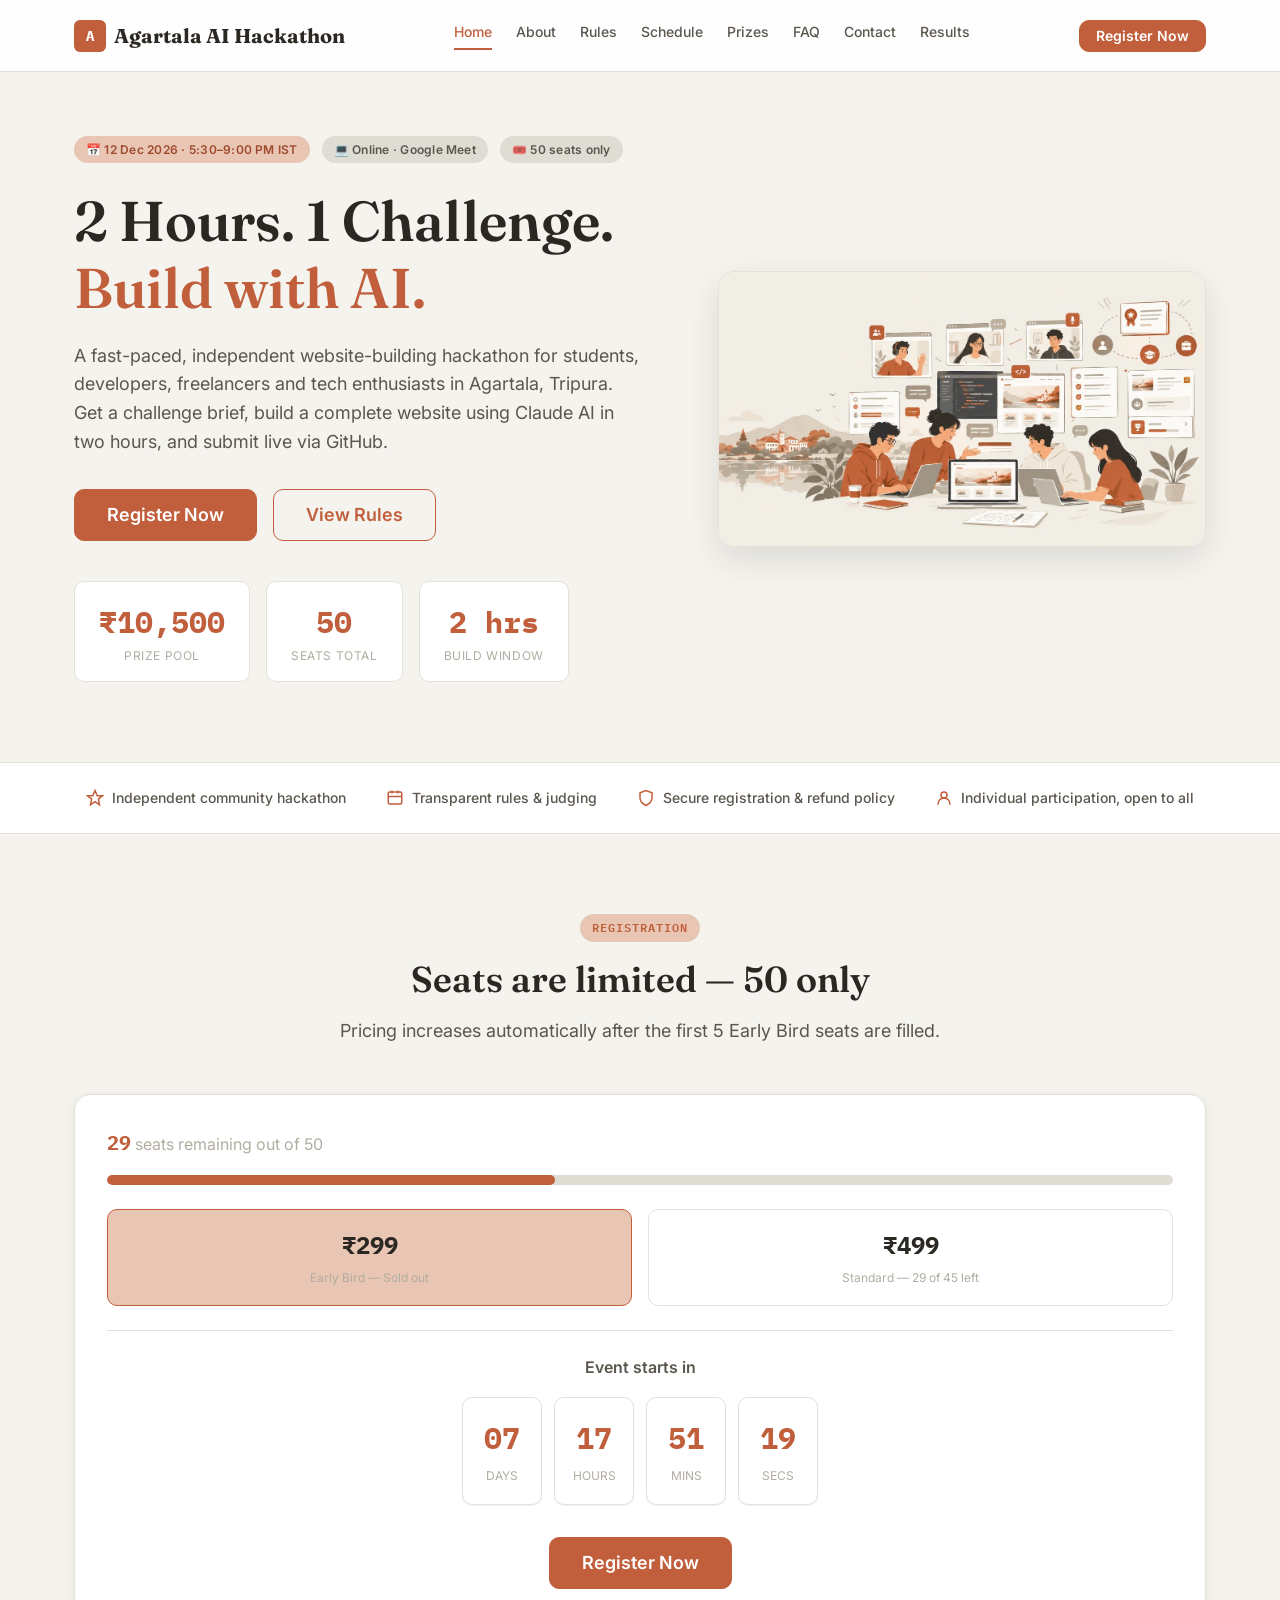
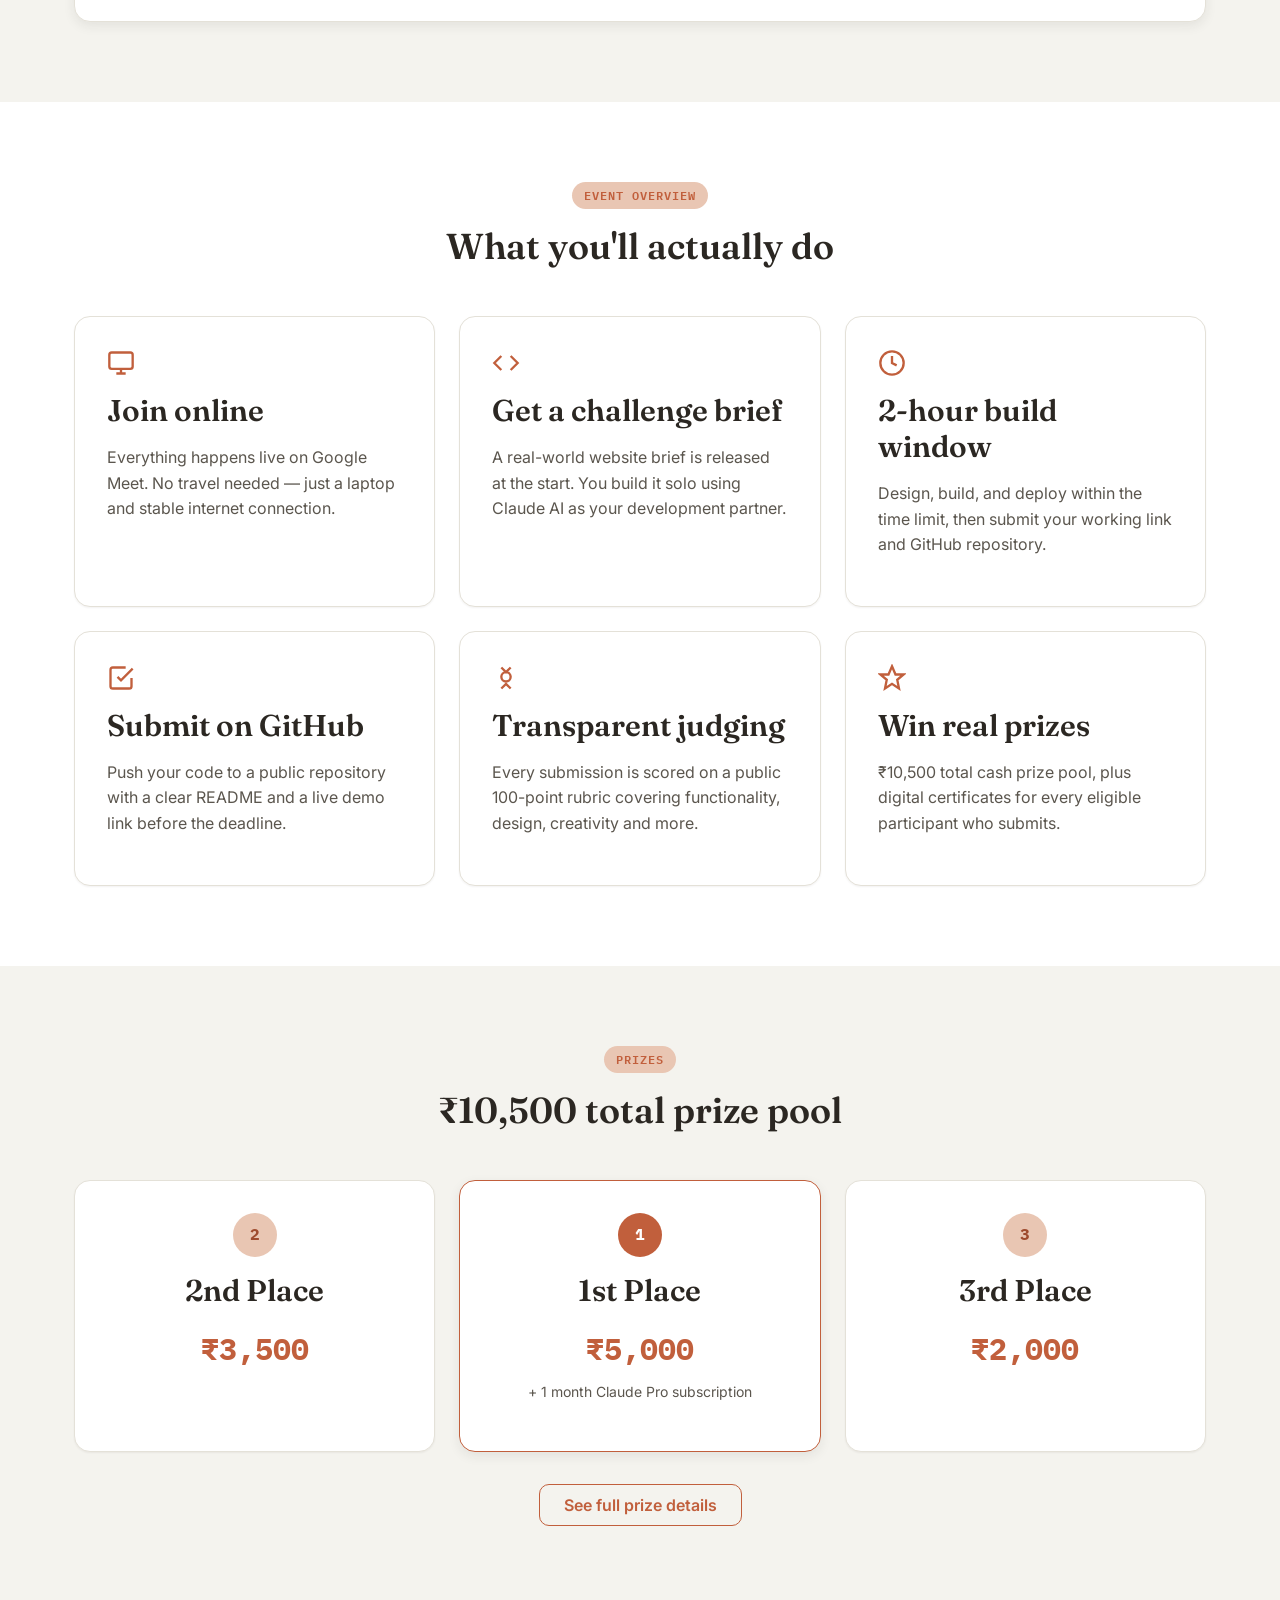
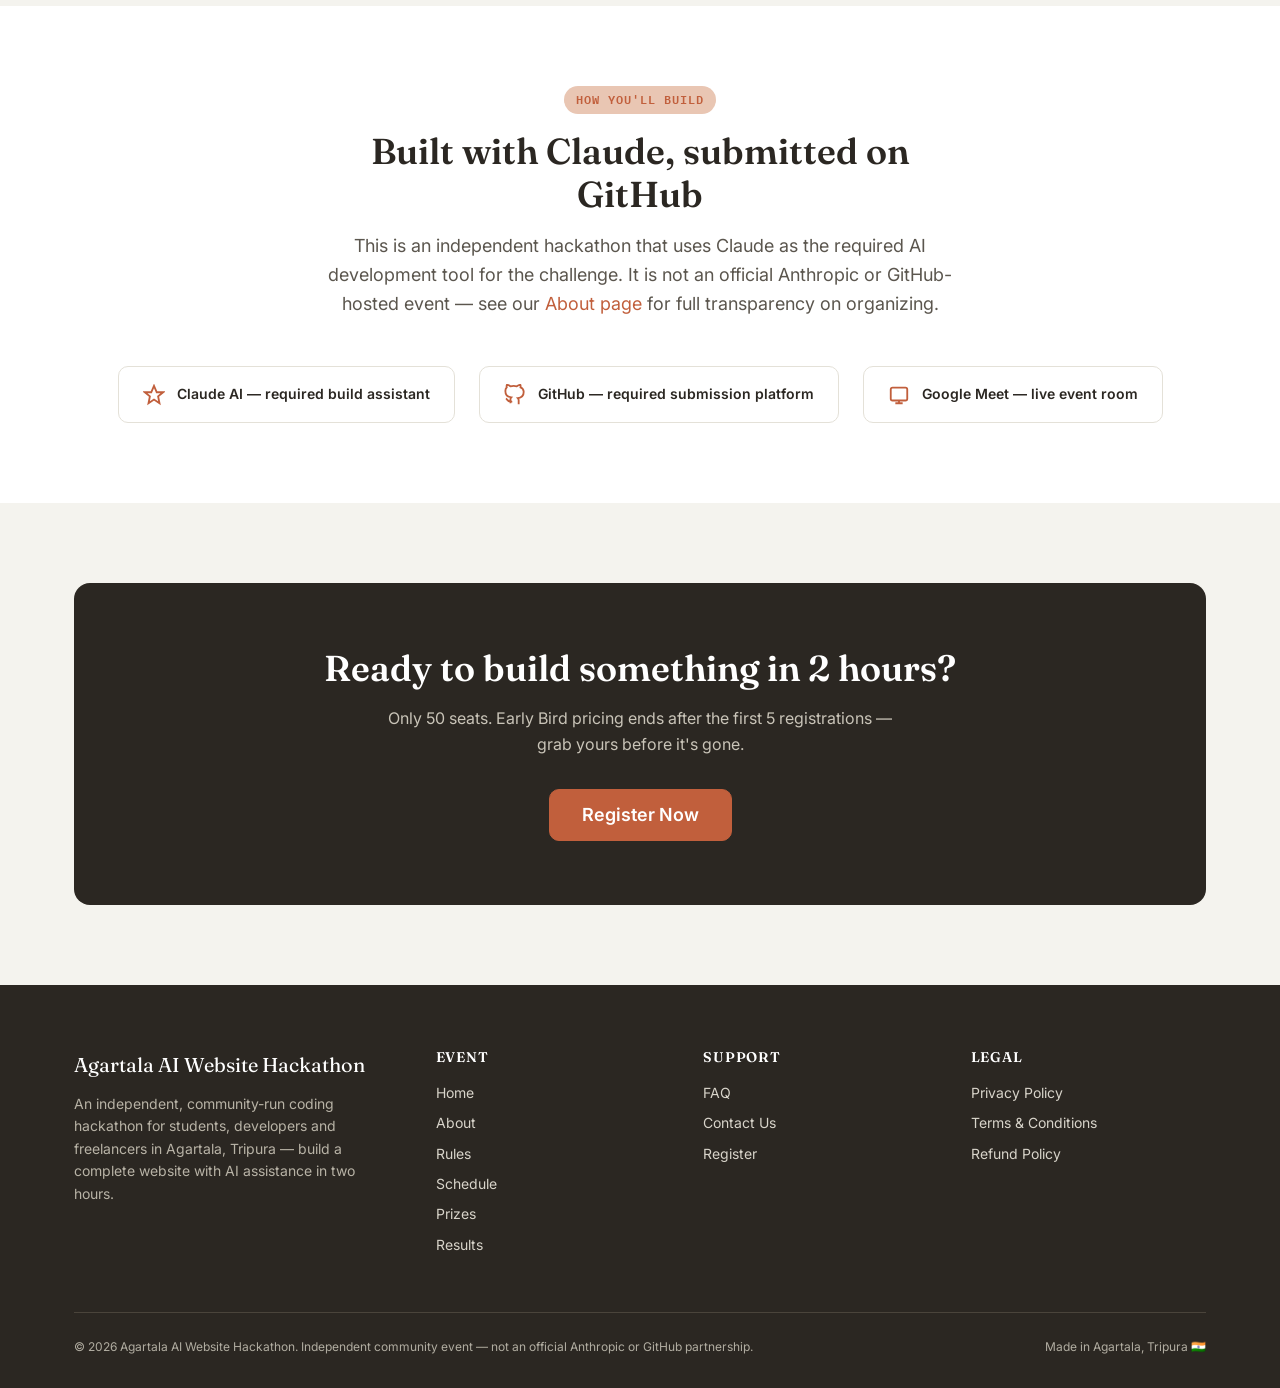
<file: index.html>
<!DOCTYPE html>
<html lang="en">
<head>
<meta charset="UTF-8">
<meta name="viewport" content="width=device-width, initial-scale=1.0">
<title>Agartala AI Website Hackathon 2026 | Build a Website with AI in 2 Hours</title>
<meta name="description" content="Join the Agartala AI Website Hackathon 2026 — a 2-hour online website-building challenge for students, developers and freelancers in Tripura. 50 seats, ₹10,500 prize pool, build with Claude AI.">
<link rel="canonical" href="https://example.com/">
<meta property="og:type" content="website">
<meta property="og:title" content="Agartala AI Website Hackathon 2026">
<meta property="og:description" content="2 Hours. 1 Challenge. Build with AI. An independent online hackathon for Agartala's student and developer community.">
<meta property="og:url" content="https://example.com/">
<meta property="og:image" content="https://example.com/assets/images/hero-collab.jpg">
<meta name="twitter:card" content="summary_large_image">
<meta name="twitter:title" content="Agartala AI Website Hackathon 2026">
<meta name="twitter:description" content="2 Hours. 1 Challenge. Build with AI. Register now — only 50 seats.">
<link rel="icon" href="data:image/svg+xml,%3Csvg xmlns='http://www.w3.org/2000/svg' viewBox='0 0 100 100'%3E%3Crect width='100' height='100' rx='20' fill='%23C15F3C'/%3E%3Ctext x='50' y='68' font-size='60' fill='white' text-anchor='middle' font-family='Georgia'%3EA%3C/text%3E%3C/svg%3E">
<link rel="preconnect" href="https://fonts.googleapis.com">
<link rel="preconnect" href="https://fonts.gstatic.com" crossorigin>
<link href="https://fonts.googleapis.com/css2?family=Fraunces:wght@500;600;700&family=Inter:wght@400;500;600;700&family=IBM+Plex+Mono:wght@500;600&display=swap" rel="stylesheet">
<link rel="stylesheet" href="css/tokens.css">
<link rel="stylesheet" href="css/base.css">
<link rel="stylesheet" href="css/components.css">
<link rel="stylesheet" href="css/home.css">
<script type="application/ld+json">
{
  "@context": "https://schema.org",
  "@type": "Event",
  "name": "Agartala AI Website Hackathon 2026",
  "startDate": "2026-12-12T17:30:00+05:30",
  "endDate": "2026-12-12T21:00:00+05:30",
  "eventAttendanceMode": "https://schema.org/OnlineEventAttendanceMode",
  "eventStatus": "https://schema.org/EventScheduled",
  "location": { "@type": "VirtualLocation", "url": "https://meet.google.com/" },
  "description": "A 2-hour online website-building hackathon for students, developers and freelancers in Agartala, Tripura, using AI tools.",
  "organizer": { "@type": "Organization", "name": "Agartala AI Website Hackathon (Independent Community Event)" },
  "offers": [
    { "@type": "Offer", "price": "299", "priceCurrency": "INR", "name": "Early Bird" },
    { "@type": "Offer", "price": "499", "priceCurrency": "INR", "name": "Standard" }
  ]
}
</script>
</head>
<body>
<div id="site-header"></div>

<main id="main">

  <!-- ============ HERO ============ -->
  <section class="hero">
    <div class="container hero-grid">
      <div>
        <div class="hero-meta">
          <span class="badge">📅 12 Dec 2026 · 5:30–9:00 PM IST</span>
          <span class="badge badge--neutral">💻 Online · Google Meet</span>
          <span class="badge badge--neutral">🎟️ 50 seats only</span>
        </div>
        <h1>2 Hours. 1 Challenge. <span class="accent">Build with AI.</span></h1>
        <p class="hero-sub">
          A fast-paced, independent website-building hackathon for students, developers,
          freelancers and tech enthusiasts in Agartala, Tripura. Get a challenge brief,
          build a complete website using Claude AI in two hours, and submit live via GitHub.
        </p>
        <div class="hero-ctas">
          <a href="pages/register.html" class="btn btn--primary btn--lg">Register Now</a>
          <a href="pages/rules.html" class="btn btn--secondary btn--lg">View Rules</a>
        </div>
        <div class="hero-stats">
          <div class="stat-pill"><strong>₹10,500</strong><span>Prize Pool</span></div>
          <div class="stat-pill"><strong>50</strong><span>Seats Total</span></div>
          <div class="stat-pill"><strong>2 hrs</strong><span>Build Window</span></div>
        </div>
      </div>
      <div class="hero-image-wrap">
        <img src="assets/images/hero-collab.jpg" alt="Students collaborating online on laptops, building a website together with AI tools" width="1200" height="675" loading="eager">
      </div>
    </div>
  </section>

  <!-- ============ TRUST STRIP ============ -->
  <div class="trust-strip">
    <div class="container trust-items">
      <span><svg viewBox="0 0 24 24" fill="none" stroke="currentColor" stroke-width="2"><path d="M12 2l3 7h7l-5.5 4.5L18 21l-6-4-6 4 1.5-7.5L2 9h7z"/></svg>Independent community hackathon</span>
      <span><svg viewBox="0 0 24 24" fill="none" stroke="currentColor" stroke-width="2"><rect x="3" y="4" width="18" height="16" rx="2"/><path d="M8 2v4M16 2v4M3 10h18"/></svg>Transparent rules &amp; judging</span>
      <span><svg viewBox="0 0 24 24" fill="none" stroke="currentColor" stroke-width="2"><path d="M12 22s8-4 8-10V5l-8-3-8 3v7c0 6 8 10 8 10z"/></svg>Secure registration &amp; refund policy</span>
      <span><svg viewBox="0 0 24 24" fill="none" stroke="currentColor" stroke-width="2"><circle cx="12" cy="8" r="4"/><path d="M4 21v-1a8 8 0 0116 0v1"/></svg>Individual participation, open to all</span>
    </div>
  </div>

  <!-- ============ REGISTRATION / SEATS / COUNTDOWN ============ -->
  <section class="section" aria-labelledby="reg-heading">
    <div class="container">
      <div class="section-head">
        <span class="eyebrow">Registration</span>
        <h2 id="reg-heading">Seats are limited — 50 only</h2>
        <p>Pricing increases automatically after the first 5 Early Bird seats are filled.</p>
      </div>

      <div class="card reg-card" data-seats data-countdown>
        <div class="reg-card-row">
          <div>
            <strong style="font-family: var(--font-mono); font-size: var(--fs-lg); color: var(--primary);" data-seats-left>—</strong>
            <span class="muted"> seats remaining out of <span data-config-total>50</span></span>
          </div>
          <span class="badge badge--neutral" data-sold-out hidden style="display:none;">Sold out</span>
        </div>
        <div class="seat-meter" role="img" aria-label="Seats filled progress">
          <div class="seat-meter-fill" data-seats-fill style="width:0%"></div>
        </div>

        <div class="price-row" style="margin-top: var(--space-6);">
          <div class="price-box is-early">
            <strong>₹299</strong>
            <small>Early Bird — <span data-eb-left>loading…</span></small>
          </div>
          <div class="price-box">
            <strong>₹499</strong>
            <small>Standard — <span data-std-left>loading…</span></small>
          </div>
        </div>

        <hr class="divider" style="margin: var(--space-6) 0;">

        <p class="text-center" style="font-weight:600; margin-bottom: var(--space-4);">Event starts in</p>
        <div data-cd-live>
          <div class="countdown">
            <div class="countdown-unit"><strong data-cd-days>00</strong><span>Days</span></div>
            <div class="countdown-unit"><strong data-cd-hours>00</strong><span>Hours</span></div>
            <div class="countdown-unit"><strong data-cd-mins>00</strong><span>Mins</span></div>
            <div class="countdown-unit"><strong data-cd-secs>00</strong><span>Secs</span></div>
          </div>
        </div>
        <p class="alert alert--info hidden" data-cd-expired>
          This event's scheduled time has passed. Please check the <a href="pages/results.html">Results page</a> or <a href="pages/contact.html">contact us</a> for the next scheduled date.
        </p>

        <div class="text-center" style="margin-top: var(--space-8);">
          <a href="pages/register.html" class="btn btn--primary btn--lg">Register Now</a>
        </div>
      </div>
    </div>
  </section>

  <!-- ============ EVENT OVERVIEW ============ -->
  <section class="section section--alt" aria-labelledby="overview-heading">
    <div class="container">
      <div class="section-head">
        <span class="eyebrow">Event Overview</span>
        <h2 id="overview-heading">What you'll actually do</h2>
      </div>
      <div class="overview-grid">
        <div class="card card--hover overview-card">
          <svg viewBox="0 0 24 24" fill="none" stroke="currentColor" stroke-width="2"><rect x="2" y="3" width="20" height="14" rx="2"/><path d="M8 21h8M12 17v4"/></svg>
          <h3>Join online</h3>
          <p>Everything happens live on Google Meet. No travel needed — just a laptop and stable internet connection.</p>
        </div>
        <div class="card card--hover overview-card">
          <svg viewBox="0 0 24 24" fill="none" stroke="currentColor" stroke-width="2"><polyline points="16 18 22 12 16 6"/><polyline points="8 6 2 12 8 18"/></svg>
          <h3>Get a challenge brief</h3>
          <p>A real-world website brief is released at the start. You build it solo using Claude AI as your development partner.</p>
        </div>
        <div class="card card--hover overview-card">
          <svg viewBox="0 0 24 24" fill="none" stroke="currentColor" stroke-width="2"><path d="M12 2a10 10 0 100 20 10 10 0 000-20z"/><path d="M12 6v6l4 2"/></svg>
          <h3>2-hour build window</h3>
          <p>Design, build, and deploy within the time limit, then submit your working link and GitHub repository.</p>
        </div>
        <div class="card card--hover overview-card">
          <svg viewBox="0 0 24 24" fill="none" stroke="currentColor" stroke-width="2"><path d="M9 11l3 3L22 4"/><path d="M21 12v7a2 2 0 01-2 2H5a2 2 0 01-2-2V5a2 2 0 012-2h11"/></svg>
          <h3>Submit on GitHub</h3>
          <p>Push your code to a public repository with a clear README and a live demo link before the deadline.</p>
        </div>
        <div class="card card--hover overview-card">
          <svg viewBox="0 0 24 24" fill="none" stroke="currentColor" stroke-width="2"><path d="M12 15a4 4 0 100-8 4 4 0 000 8z"/><path d="M8 21l4-4 4 4M8 3l4 4 4-4"/></svg>
          <h3>Transparent judging</h3>
          <p>Every submission is scored on a public 100-point rubric covering functionality, design, creativity and more.</p>
        </div>
        <div class="card card--hover overview-card">
          <svg viewBox="0 0 24 24" fill="none" stroke="currentColor" stroke-width="2"><path d="M12 2l3 7h7l-5.5 4.5L18 21l-6-4-6 4 1.5-7.5L2 9h7z"/></svg>
          <h3>Win real prizes</h3>
          <p>₹10,500 total cash prize pool, plus digital certificates for every eligible participant who submits.</p>
        </div>
      </div>
    </div>
  </section>

  <!-- ============ PRIZES HIGHLIGHT ============ -->
  <section class="section" aria-labelledby="prizes-heading">
    <div class="container">
      <div class="section-head">
        <span class="eyebrow">Prizes</span>
        <h2 id="prizes-heading">₹10,500 total prize pool</h2>
      </div>
      <div class="prize-strip">
        <div class="card prize-card">
          <div class="prize-rank">2</div>
          <h3>2nd Place</h3>
          <div class="prize-amount">₹3,500</div>
        </div>
        <div class="card prize-card is-first">
          <div class="prize-rank">1</div>
          <h3>1st Place</h3>
          <div class="prize-amount">₹5,000</div>
          <p style="margin-top: var(--space-2); font-size: var(--fs-sm);">+ 1 month Claude Pro subscription</p>
        </div>
        <div class="card prize-card">
          <div class="prize-rank">3</div>
          <h3>3rd Place</h3>
          <div class="prize-amount">₹2,000</div>
        </div>
      </div>
      <div class="text-center" style="margin-top: var(--space-8);">
        <a href="pages/prizes.html" class="btn btn--secondary">See full prize details</a>
      </div>
    </div>
  </section>

  <!-- ============ AI / GITHUB TOOLING ============ -->
  <section class="section section--alt" aria-labelledby="tools-heading">
    <div class="container">
      <div class="section-head">
        <span class="eyebrow">How you'll build</span>
        <h2 id="tools-heading">Built with Claude, submitted on GitHub</h2>
        <p>
          This is an independent hackathon that uses Claude as the required AI development
          tool for the challenge. It is not an official Anthropic or GitHub-hosted event —
          see our <a href="pages/about.html">About page</a> for full transparency on organizing.
        </p>
      </div>
      <div class="tool-strip">
        <div class="tool-chip">
          <svg viewBox="0 0 24 24" fill="none" stroke="currentColor" stroke-width="2"><path d="M12 2l3 7h7l-5.5 4.5L18 21l-6-4-6 4 1.5-7.5L2 9h7z"/></svg>
          Claude AI — required build assistant
        </div>
        <div class="tool-chip">
          <svg viewBox="0 0 24 24" fill="none" stroke="currentColor" stroke-width="2"><path d="M9 19c-5 1.5-5-2.5-7-3m14 6v-3.87a3.37 3.37 0 00-.94-2.61c3.14-.35 6.44-1.54 6.44-7A5.44 5.44 0 0018 3.77 5.07 5.07 0 0017.91 1S16.73.65 14 2.48a13.38 13.38 0 00-7 0C4.27.65 3.09 1 3.09 1A5.07 5.07 0 003 3.77a5.44 5.44 0 00-1.5 3.78c0 5.42 3.3 6.61 6.44 7A3.37 3.37 0 007 17.11V21"/></svg>
          GitHub — required submission platform
        </div>
        <div class="tool-chip">
          <svg viewBox="0 0 24 24" fill="none" stroke="currentColor" stroke-width="2"><rect x="3" y="4" width="18" height="14" rx="2"/><path d="M12 18v3M8 21h8"/></svg>
          Google Meet — live event room
        </div>
      </div>
    </div>
  </section>

  <!-- ============ FINAL CTA ============ -->
  <section class="section">
    <div class="container">
      <div class="final-cta">
        <h2>Ready to build something in 2 hours?</h2>
        <p>Only 50 seats. Early Bird pricing ends after the first 5 registrations — grab yours before it's gone.</p>
        <div style="margin-top: var(--space-8);">
          <a href="pages/register.html" class="btn btn--primary btn--lg">Register Now</a>
        </div>
      </div>
    </div>
  </section>

</main>

<div id="site-footer"></div>

<script src="js/config.js"></script>
<script src="js/layout.js"></script>
<script src="js/countdown.js"></script>
<script src="js/seats.js"></script>
</body>
</html>
</file>
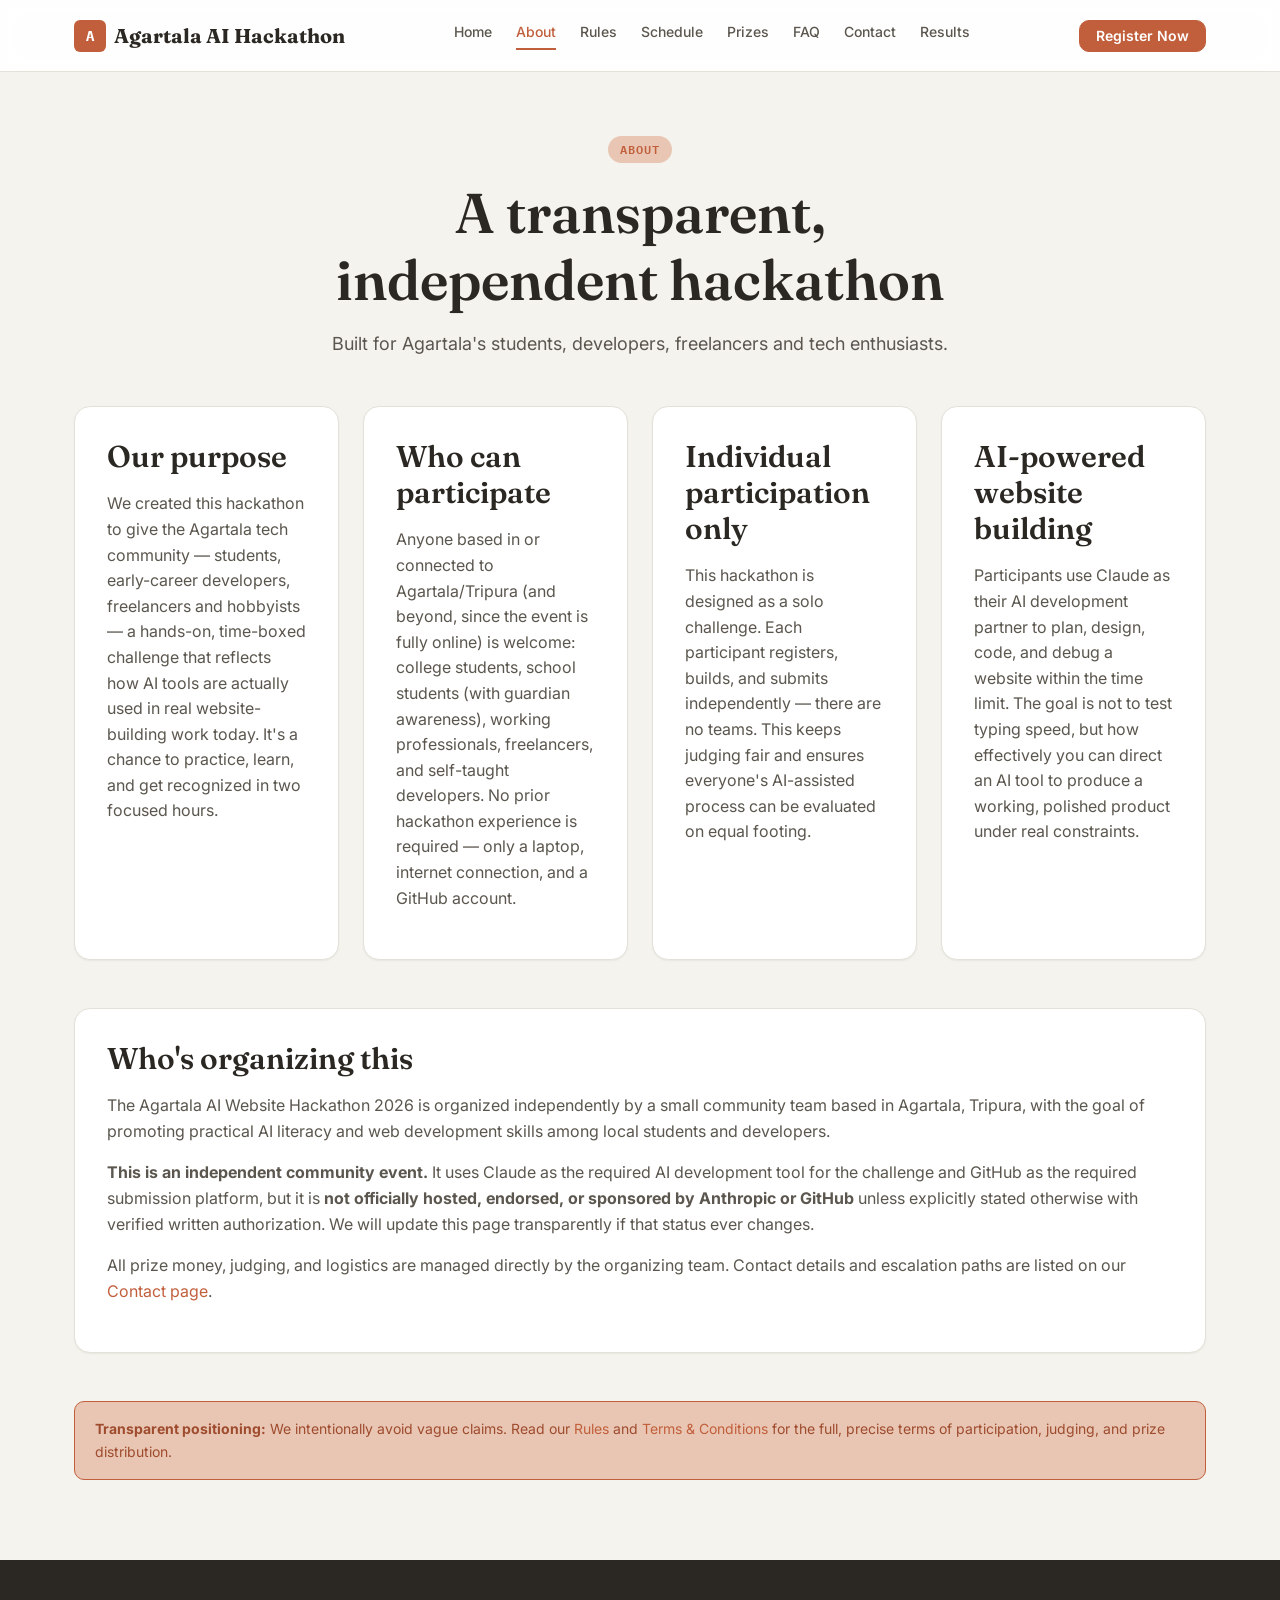
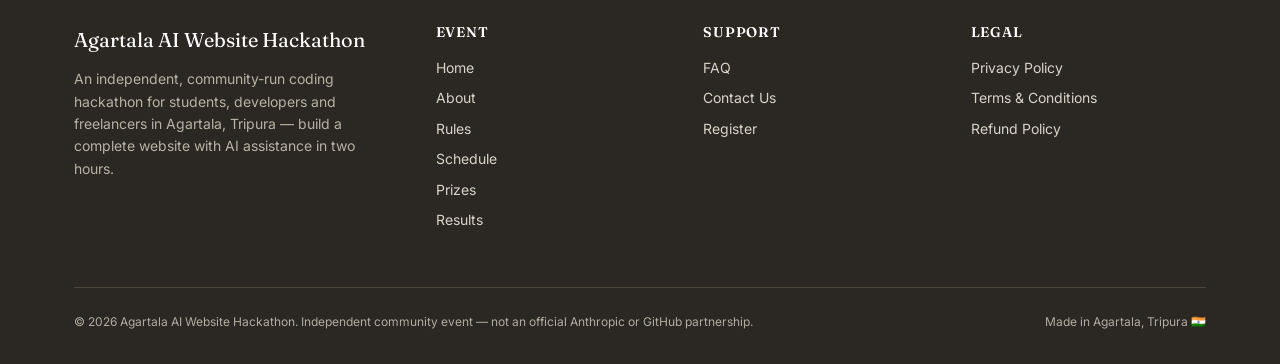
<file: pages/about.html>
<!DOCTYPE html>
<html lang="en">
<head>
<meta charset="UTF-8">
<meta name="viewport" content="width=device-width, initial-scale=1.0">
<title>About | Agartala AI Website Hackathon 2026</title>
<meta name="description" content="Learn about the Agartala AI Website Hackathon 2026 — an independent, transparent community hackathon for students and developers in Tripura, built using Claude AI.">
<link rel="canonical" href="https://example.com/pages/about.html">
<link rel="icon" href="data:image/svg+xml,%3Csvg xmlns='http://www.w3.org/2000/svg' viewBox='0 0 100 100'%3E%3Crect width='100' height='100' rx='20' fill='%23C15F3C'/%3E%3Ctext x='50' y='68' font-size='60' fill='white' text-anchor='middle' font-family='Georgia'%3EA%3C/text%3E%3C/svg%3E">
<link rel="preconnect" href="https://fonts.googleapis.com">
<link rel="preconnect" href="https://fonts.gstatic.com" crossorigin>
<link href="https://fonts.googleapis.com/css2?family=Fraunces:wght@500;600;700&family=Inter:wght@400;500;600;700&family=IBM+Plex+Mono:wght@500;600&display=swap" rel="stylesheet">
<link rel="stylesheet" href="../css/tokens.css">
<link rel="stylesheet" href="../css/base.css">
<link rel="stylesheet" href="../css/components.css">
</head>
<body>
<div id="site-header"></div>
<main id="main">

  <section class="section" style="padding-top: var(--space-16);">
    <div class="container">
      <div class="section-head">
        <span class="eyebrow">About</span>
        <h1>A transparent, independent hackathon</h1>
        <p>Built for Agartala's students, developers, freelancers and tech enthusiasts.</p>
      </div>

      <div class="card-grid" style="margin-bottom: var(--space-12);">
        <div class="card">
          <h3>Our purpose</h3>
          <p>We created this hackathon to give the Agartala tech community — students, early-career
          developers, freelancers and hobbyists — a hands-on, time-boxed challenge that reflects how
          AI tools are actually used in real website-building work today. It's a chance to practice,
          learn, and get recognized in two focused hours.</p>
        </div>
        <div class="card">
          <h3>Who can participate</h3>
          <p>Anyone based in or connected to Agartala/Tripura (and beyond, since the event is fully
          online) is welcome: college students, school students (with guardian awareness), working
          professionals, freelancers, and self-taught developers. No prior hackathon experience is
          required — only a laptop, internet connection, and a GitHub account.</p>
        </div>
        <div class="card">
          <h3>Individual participation only</h3>
          <p>This hackathon is designed as a solo challenge. Each participant registers, builds, and
          submits independently — there are no teams. This keeps judging fair and ensures everyone's
          AI-assisted process can be evaluated on equal footing.</p>
        </div>
        <div class="card">
          <h3>AI-powered website building</h3>
          <p>Participants use Claude as their AI development partner to plan, design, code, and debug
          a website within the time limit. The goal is not to test typing speed, but how effectively
          you can direct an AI tool to produce a working, polished product under real constraints.</p>
        </div>
      </div>

      <div class="card" style="margin-bottom: var(--space-12);">
        <h3>Who's organizing this</h3>
        <p>
          The Agartala AI Website Hackathon 2026 is organized independently by a small community
          team based in Agartala, Tripura, with the goal of promoting practical AI literacy and
          web development skills among local students and developers.
        </p>
        <p>
          <strong>This is an independent community event.</strong> It uses Claude as the required AI
          development tool for the challenge and GitHub as the required submission platform, but it
          is <strong>not officially hosted, endorsed, or sponsored by Anthropic or GitHub</strong>
          unless explicitly stated otherwise with verified written authorization. We will update this
          page transparently if that status ever changes.
        </p>
        <p>All prize money, judging, and logistics are managed directly by the organizing team. Contact
        details and escalation paths are listed on our <a href="contact.html">Contact page</a>.</p>
      </div>

      <div class="alert alert--info">
        <div>
          <strong>Transparent positioning:</strong> We intentionally avoid vague claims. Read our
          <a href="rules.html">Rules</a> and <a href="terms.html">Terms &amp; Conditions</a> for the
          full, precise terms of participation, judging, and prize distribution.
        </div>
      </div>
    </div>
  </section>

</main>
<div id="site-footer"></div>
<script src="../js/config.js"></script>
<script src="../js/layout.js"></script>
</body>
</html>
</file>
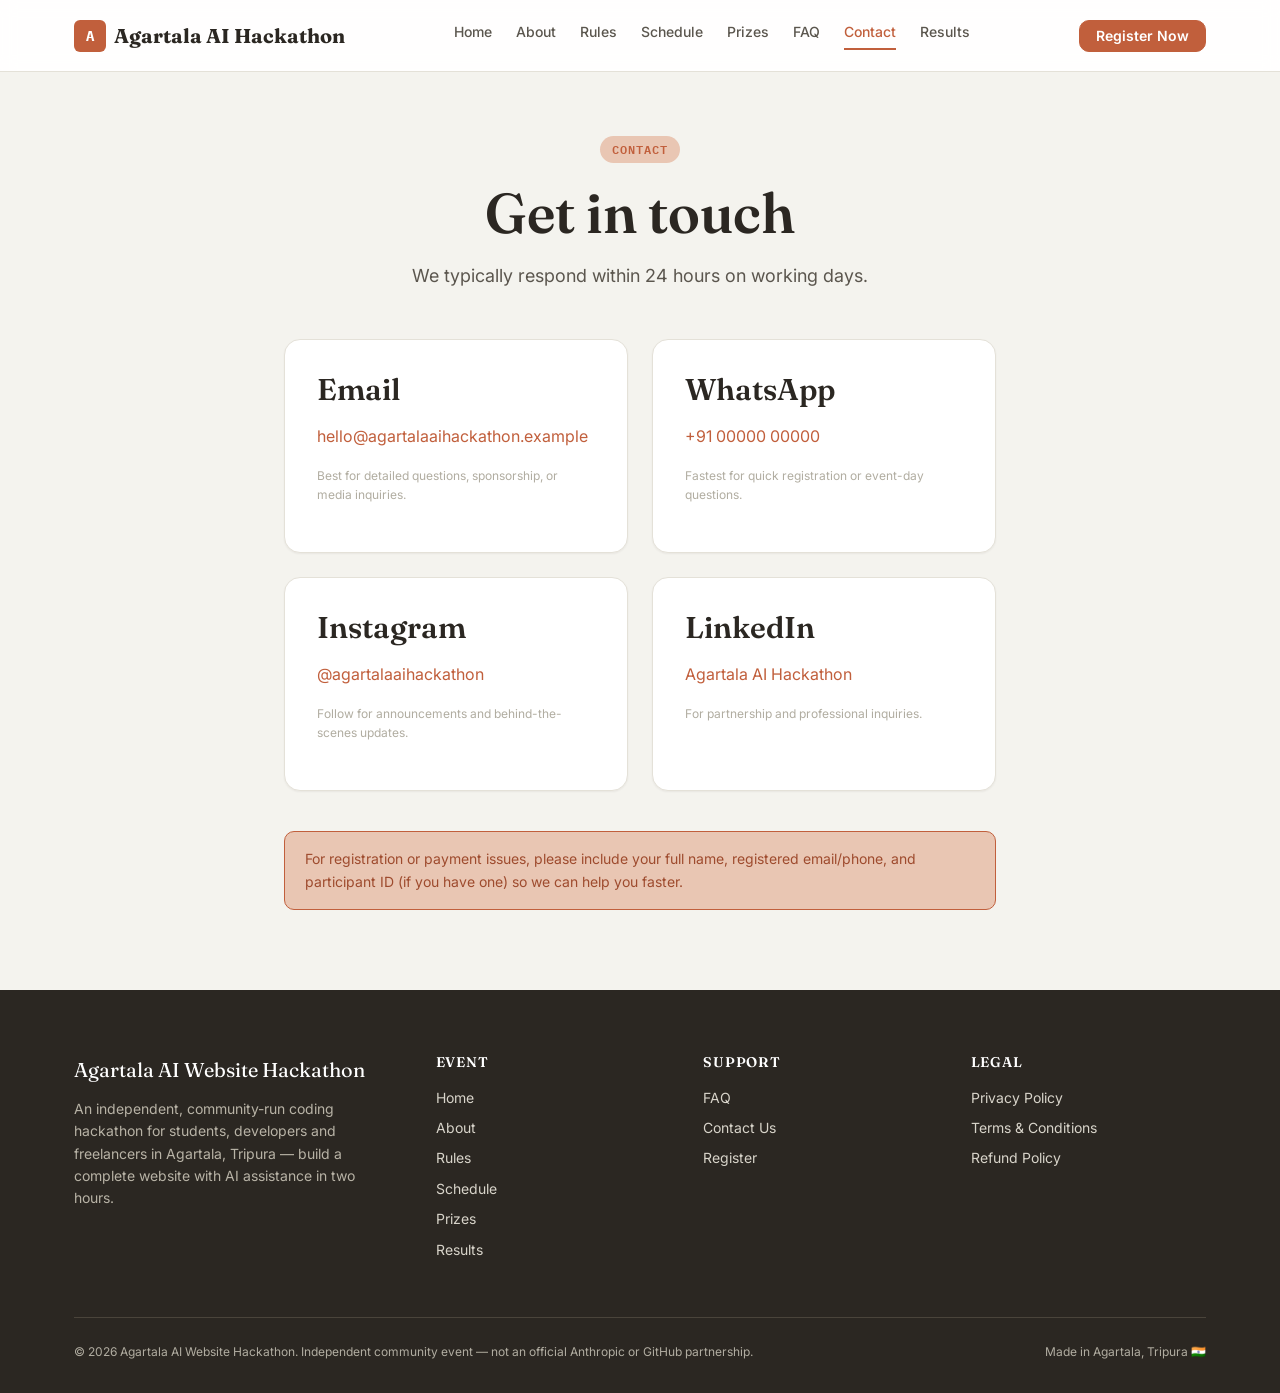
<file: pages/contact.html>
<!DOCTYPE html>
<html lang="en">
<head>
<meta charset="UTF-8">
<meta name="viewport" content="width=device-width, initial-scale=1.0">
<title>Contact | Agartala AI Website Hackathon 2026</title>
<meta name="description" content="Contact the organizers of the Agartala AI Website Hackathon 2026 via email, WhatsApp, or social media.">
<link rel="canonical" href="https://example.com/pages/contact.html">
<link rel="icon" href="data:image/svg+xml,%3Csvg xmlns='http://www.w3.org/2000/svg' viewBox='0 0 100 100'%3E%3Crect width='100' height='100' rx='20' fill='%23C15F3C'/%3E%3Ctext x='50' y='68' font-size='60' fill='white' text-anchor='middle' font-family='Georgia'%3EA%3C/text%3E%3C/svg%3E">
<link rel="preconnect" href="https://fonts.googleapis.com">
<link rel="preconnect" href="https://fonts.gstatic.com" crossorigin>
<link href="https://fonts.googleapis.com/css2?family=Fraunces:wght@500;600;700&family=Inter:wght@400;500;600;700&family=IBM+Plex+Mono:wght@500;600&display=swap" rel="stylesheet">
<link rel="stylesheet" href="../css/tokens.css">
<link rel="stylesheet" href="../css/base.css">
<link rel="stylesheet" href="../css/components.css">
</head>
<body>
<div id="site-header"></div>
<main id="main">
  <section class="section" style="padding-top: var(--space-16);">
    <div class="container" style="max-width: 760px;">
      <div class="section-head">
        <span class="eyebrow">Contact</span>
        <h1>Get in touch</h1>
        <p>We typically respond within 24 hours on working days.</p>
      </div>

      <div class="card-grid">
        <div class="card">
          <h3>Email</h3>
          <p><a href="mailto:hello@agartalaaihackathon.example">hello@agartalaaihackathon.example</a></p>
          <p class="form-hint">Best for detailed questions, sponsorship, or media inquiries.</p>
        </div>
        <div class="card">
          <h3>WhatsApp</h3>
          <p><a href="https://wa.me/910000000000" target="_blank" rel="noopener">+91 00000 00000</a></p>
          <p class="form-hint">Fastest for quick registration or event-day questions.</p>
        </div>
        <div class="card">
          <h3>Instagram</h3>
          <p><a href="https://instagram.com/example" target="_blank" rel="noopener">@agartalaaihackathon</a></p>
          <p class="form-hint">Follow for announcements and behind-the-scenes updates.</p>
        </div>
        <div class="card">
          <h3>LinkedIn</h3>
          <p><a href="https://linkedin.com/company/example" target="_blank" rel="noopener">Agartala AI Hackathon</a></p>
          <p class="form-hint">For partnership and professional inquiries.</p>
        </div>
      </div>

      <div class="alert alert--info" style="margin-top: var(--space-10);">
        For registration or payment issues, please include your full name, registered email/phone, and
        participant ID (if you have one) so we can help you faster.
      </div>
    </div>
  </section>
</main>
<div id="site-footer"></div>
<script src="../js/config.js"></script>
<script src="../js/layout.js"></script>
</body>
</html>
</file>
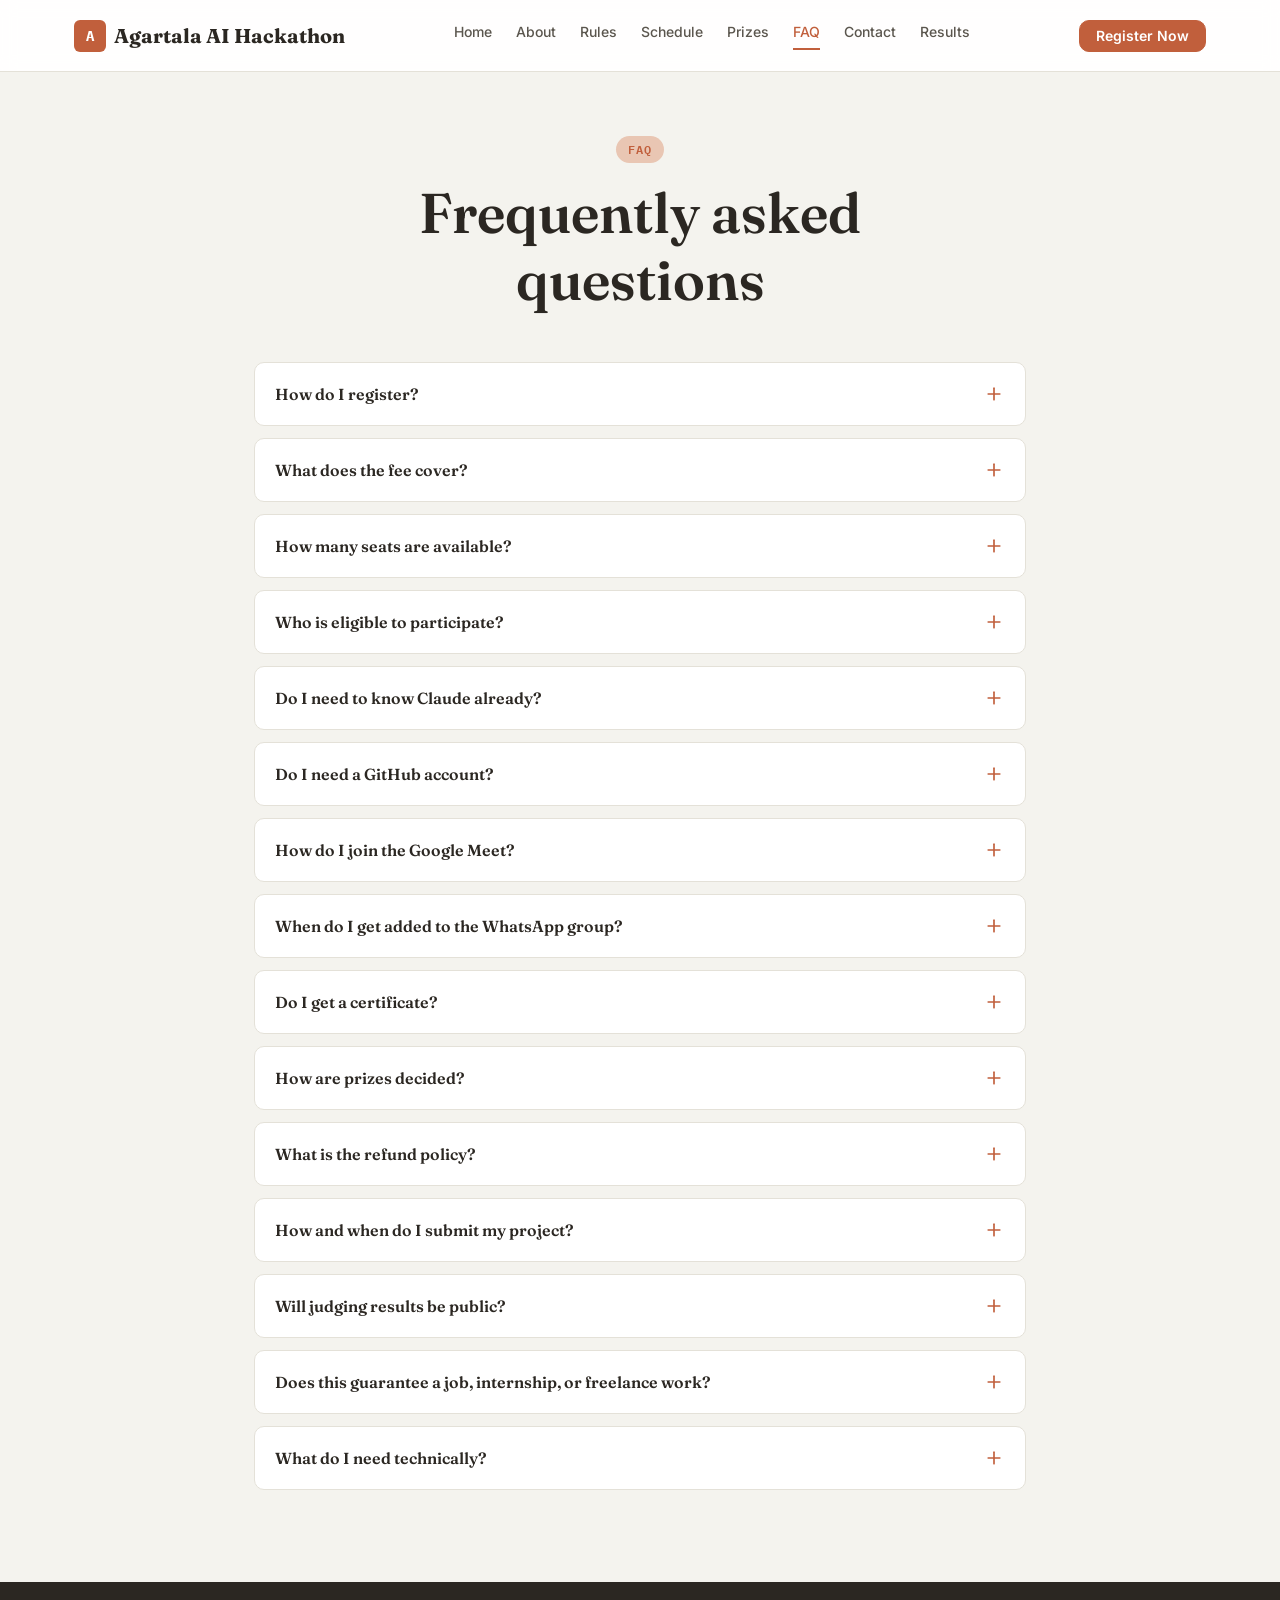
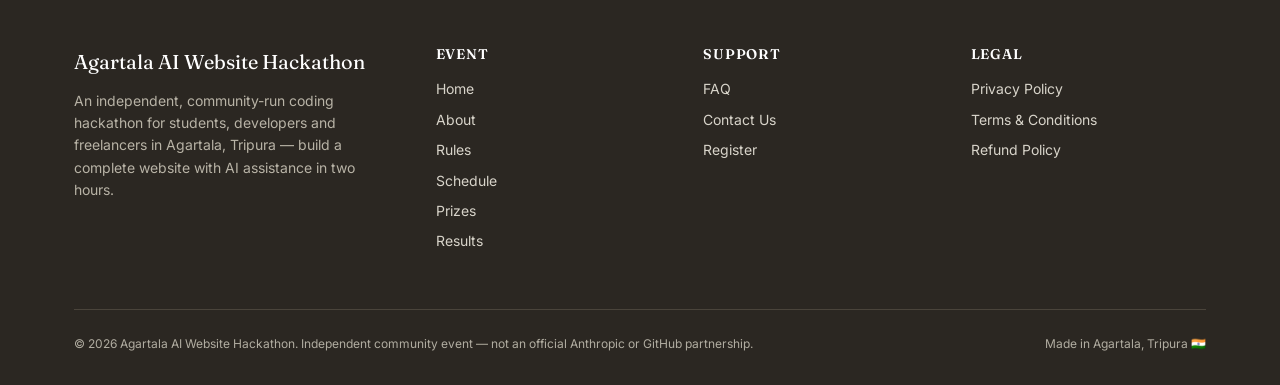
<file: pages/faq.html>
<!DOCTYPE html>
<html lang="en">
<head>
<meta charset="UTF-8">
<meta name="viewport" content="width=device-width, initial-scale=1.0">
<title>FAQ | Agartala AI Website Hackathon 2026</title>
<meta name="description" content="Frequently asked questions about registration, fees, seats, Claude usage, GitHub submission, certificates, prizes and refunds for the Agartala AI Website Hackathon 2026.">
<link rel="canonical" href="https://example.com/pages/faq.html">
<link rel="icon" href="data:image/svg+xml,%3Csvg xmlns='http://www.w3.org/2000/svg' viewBox='0 0 100 100'%3E%3Crect width='100' height='100' rx='20' fill='%23C15F3C'/%3E%3Ctext x='50' y='68' font-size='60' fill='white' text-anchor='middle' font-family='Georgia'%3EA%3C/text%3E%3C/svg%3E">
<link rel="preconnect" href="https://fonts.googleapis.com">
<link rel="preconnect" href="https://fonts.gstatic.com" crossorigin>
<link href="https://fonts.googleapis.com/css2?family=Fraunces:wght@500;600;700&family=Inter:wght@400;500;600;700&family=IBM+Plex+Mono:wght@500;600&display=swap" rel="stylesheet">
<link rel="stylesheet" href="../css/tokens.css">
<link rel="stylesheet" href="../css/base.css">
<link rel="stylesheet" href="../css/components.css">
<script type="application/ld+json">
{
  "@context": "https://schema.org",
  "@type": "FAQPage",
  "mainEntity": [
    {"@type":"Question","name":"How do I register?","acceptedAnswer":{"@type":"Answer","text":"Fill out the registration form on our Register page with your details, choose a seat tier, accept the terms, and complete the simulated/real payment step depending on deployment."}},
    {"@type":"Question","name":"What does the fee cover?","acceptedAnswer":{"@type":"Answer","text":"The registration fee covers your seat in the hackathon, access to the live Google Meet session, judging, and a digital participation certificate."}}
  ]
}
</script>
</head>
<body>
<div id="site-header"></div>
<main id="main">
  <section class="section" style="padding-top: var(--space-16);">
    <div class="container" style="max-width: 820px;">
      <div class="section-head">
        <span class="eyebrow">FAQ</span>
        <h1>Frequently asked questions</h1>
      </div>

      <div id="faqList"></div>
    </div>
  </section>
</main>
<div id="site-footer"></div>
<script src="../js/config.js"></script>
<script src="../js/layout.js"></script>
<script>
(function(){
  const faqs = [
    { q: "How do I register?", a: "Go to the Register page, fill in your details, choose Early Bird (₹299, first 5 seats) or Standard (₹499), accept the terms, and submit. You'll get an on-screen confirmation plus an email/WhatsApp follow-up." },
    { q: "What does the fee cover?", a: "Your seat in the live event, access to the challenge brief, judging of your submission, and a digital participation certificate. Winners additionally receive cash prizes and (for 1st place) a Claude Pro subscription." },
    { q: "How many seats are available?", a: "Exactly 50 seats total — 5 at Early Bird pricing (₹299) and 45 at Standard pricing (₹499). Seat counts update live on the Home and Register pages and are never artificially inflated or faked." },
    { q: "Who is eligible to participate?", a: "Students, developers, freelancers, and tech enthusiasts, primarily from Agartala/Tripura but open to anyone who can join online. See our full Rules page for eligibility details." },
    { q: "Do I need to know Claude already?", a: "No prior Claude experience is required. Claude is the required AI tool for the challenge, and basic guidance will be shared before the event starts." },
    { q: "Do I need a GitHub account?", a: "Yes — GitHub is the required submission platform. Create a free account beforehand if you don't have one, and have it ready before the event starts." },
    { q: "How do I join the Google Meet?", a: "The Meet link is shared with confirmed participants via email and the official WhatsApp group ahead of the event, and again shortly before check-in opens." },
    { q: "When do I get added to the WhatsApp group?", a: "Immediately after your registration is confirmed, you'll see a 'Join WhatsApp Group' button, and an invite will also be sent to your registered email/phone." },
    { q: "Do I get a certificate?", a: "Yes. All participants who submit a valid project within the deadline receive a digital participation certificate. Top 3 winners receive a separate winner certificate." },
    { q: "How are prizes decided?", a: "Judges score every submission on a transparent 100-point rubric (Functionality, UI/UX, Problem Understanding, Creativity, AI-Assisted Development, Technical Implementation, Final Presentation). See the Prizes page for the full breakdown." },
    { q: "What is the refund policy?", a: "Please see our dedicated Refund & Cancellation Policy page for exact timelines and conditions." },
    { q: "How and when do I submit my project?", a: "Before the 2-hour deadline, submit your GitHub repository link and live demo URL through the official submission form shared during the event." },
    { q: "Will judging results be public?", a: "Yes. Winners are announced live at the event and published afterward on our Results page along with verified project links." },
    { q: "Does this guarantee a job, internship, or freelance work?", a: "No. Participation, prizes, and certificates do not guarantee placement, internship, or freelance opportunities. Any such support offered is best-effort and not contractual." },
    { q: "What do I need technically?", a: "A laptop or desktop with a stable internet connection, a modern browser, a webcam/mic for Google Meet, a GitHub account, and access to Claude for the build." }
  ];

  const list = document.getElementById('faqList');
  faqs.forEach((item, i) => {
    const id = 'faq-' + i;
    const wrap = document.createElement('div');
    wrap.className = 'accordion-item';
    wrap.innerHTML = `
      <h3 style="margin:0;">
        <button class="accordion-trigger" aria-expanded="false" aria-controls="${id}-panel" id="${id}-trigger">
          <span>${item.q}</span>
          <span class="accordion-icon" aria-hidden="true">
            <svg width="20" height="20" viewBox="0 0 24 24" fill="none" stroke="currentColor" stroke-width="2" stroke-linecap="round"><line x1="12" y1="5" x2="12" y2="19"/><line x1="5" y1="12" x2="19" y2="12"/></svg>
          </span>
        </button>
      </h3>
      <div class="accordion-panel" id="${id}-panel" role="region" aria-labelledby="${id}-trigger">
        <div class="accordion-panel-inner"><p style="margin:0;">${item.a}</p></div>
      </div>`;
    list.appendChild(wrap);
  });

  list.addEventListener('click', (e) => {
    const trigger = e.target.closest('.accordion-trigger');
    if (!trigger) return;
    const panel = document.getElementById(trigger.getAttribute('aria-controls'));
    const isOpen = trigger.getAttribute('aria-expanded') === 'true';
    trigger.setAttribute('aria-expanded', String(!isOpen));
    panel.style.maxHeight = isOpen ? '0px' : panel.scrollHeight + 'px';
  });
})();
</script>
</body>
</html>
</file>
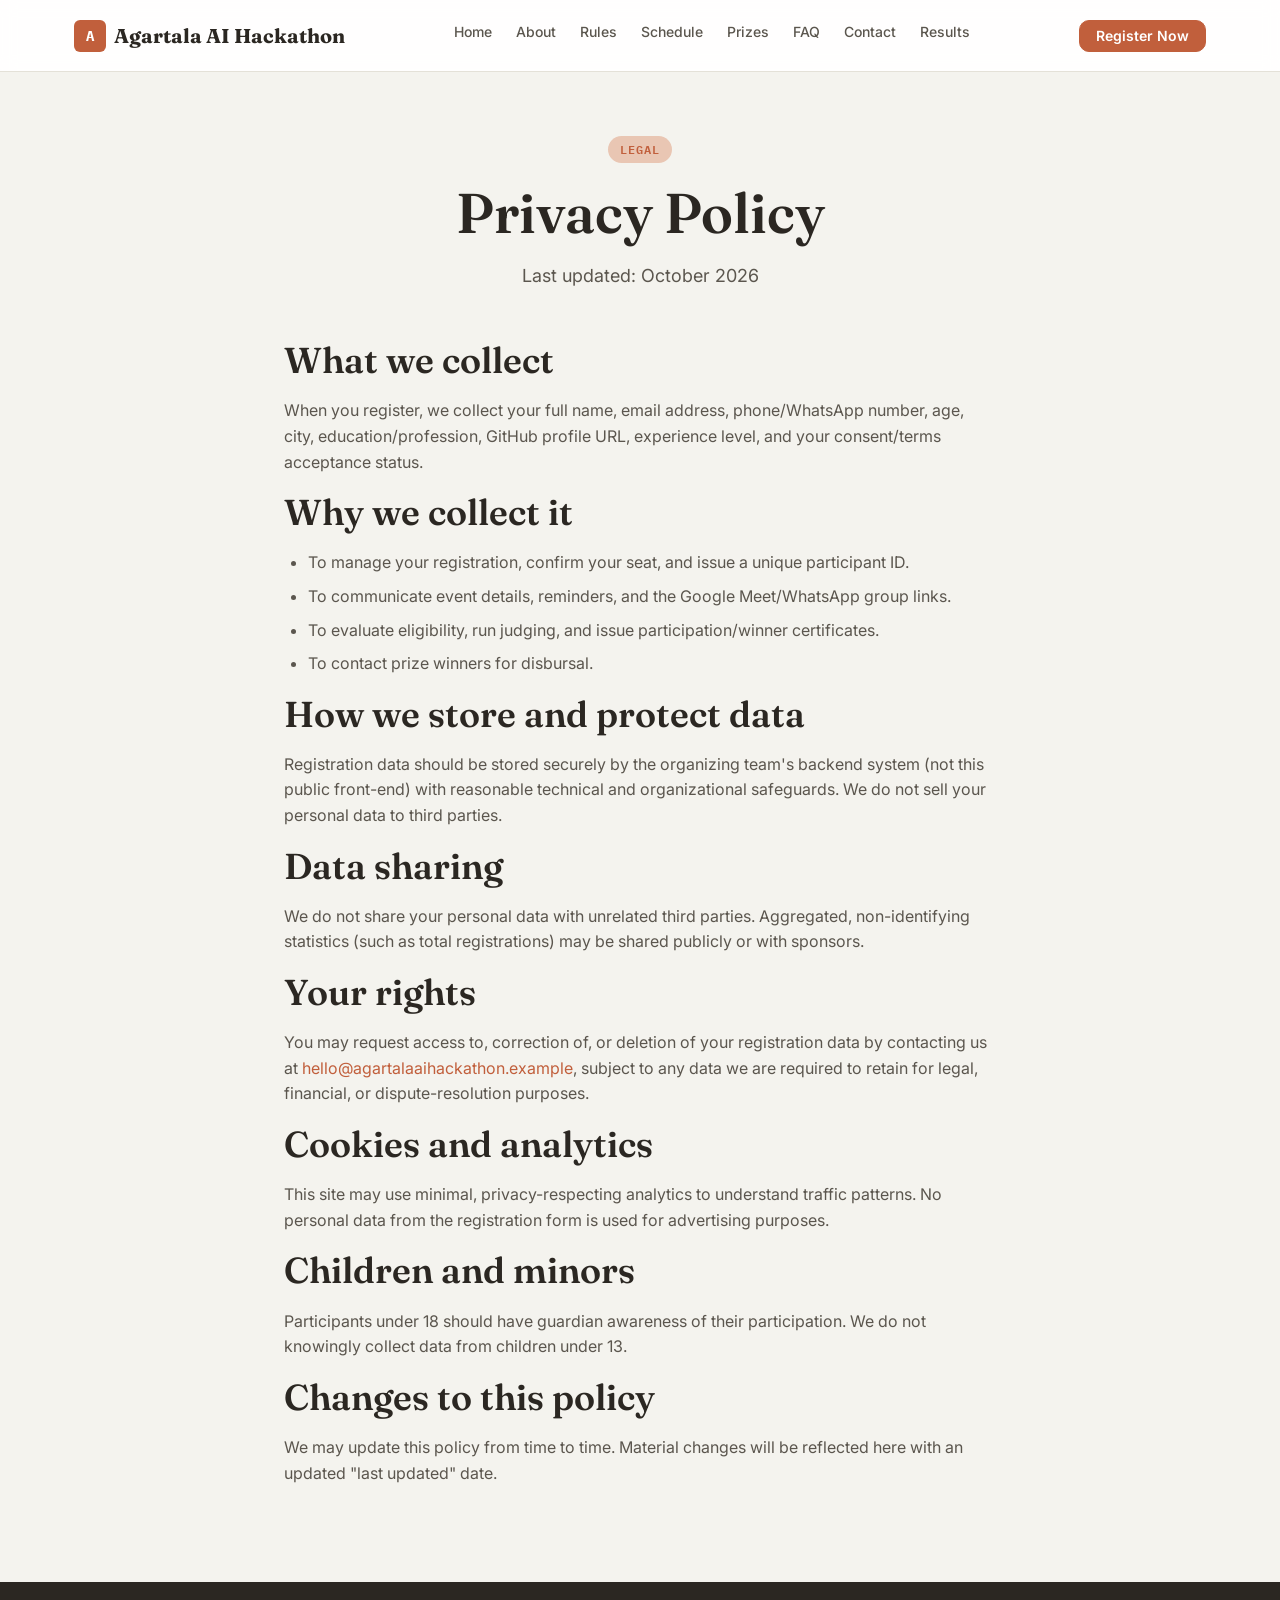
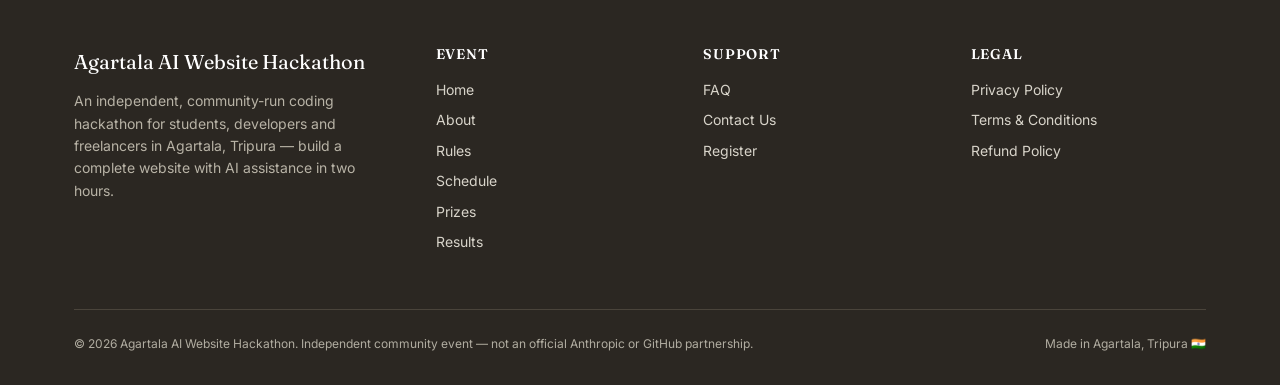
<file: pages/privacy.html>
<!DOCTYPE html>
<html lang="en">
<head>
<meta charset="UTF-8">
<meta name="viewport" content="width=device-width, initial-scale=1.0">
<title>Privacy Policy | Agartala AI Website Hackathon 2026</title>
<meta name="description" content="Privacy policy for the Agartala AI Website Hackathon 2026 — how we collect, use, and protect your registration data.">
<link rel="canonical" href="https://example.com/pages/privacy.html">
<link rel="icon" href="data:image/svg+xml,%3Csvg xmlns='http://www.w3.org/2000/svg' viewBox='0 0 100 100'%3E%3Crect width='100' height='100' rx='20' fill='%23C15F3C'/%3E%3Ctext x='50' y='68' font-size='60' fill='white' text-anchor='middle' font-family='Georgia'%3EA%3C/text%3E%3C/svg%3E">
<link rel="preconnect" href="https://fonts.googleapis.com">
<link rel="preconnect" href="https://fonts.gstatic.com" crossorigin>
<link href="https://fonts.googleapis.com/css2?family=Fraunces:wght@500;600;700&family=Inter:wght@400;500;600;700&family=IBM+Plex+Mono:wght@500;600&display=swap" rel="stylesheet">
<link rel="stylesheet" href="../css/tokens.css">
<link rel="stylesheet" href="../css/base.css">
<link rel="stylesheet" href="../css/components.css">
</head>
<body>
<div id="site-header"></div>
<main id="main">
  <section class="section" style="padding-top: var(--space-16);">
    <div class="container" style="max-width: 760px;">
      <div class="section-head">
        <span class="eyebrow">Legal</span>
        <h1>Privacy Policy</h1>
        <p>Last updated: October 2026</p>
      </div>

      <h2>What we collect</h2>
      <p>When you register, we collect your full name, email address, phone/WhatsApp number, age, city,
      education/profession, GitHub profile URL, experience level, and your consent/terms acceptance status.</p>

      <h2>Why we collect it</h2>
      <ul>
        <li>To manage your registration, confirm your seat, and issue a unique participant ID.</li>
        <li>To communicate event details, reminders, and the Google Meet/WhatsApp group links.</li>
        <li>To evaluate eligibility, run judging, and issue participation/winner certificates.</li>
        <li>To contact prize winners for disbursal.</li>
      </ul>

      <h2>How we store and protect data</h2>
      <p>Registration data should be stored securely by the organizing team's backend system (not this
      public front-end) with reasonable technical and organizational safeguards. We do not sell your
      personal data to third parties.</p>

      <h2>Data sharing</h2>
      <p>We do not share your personal data with unrelated third parties. Aggregated, non-identifying
      statistics (such as total registrations) may be shared publicly or with sponsors.</p>

      <h2>Your rights</h2>
      <p>You may request access to, correction of, or deletion of your registration data by contacting us
      at <a href="mailto:hello@agartalaaihackathon.example">hello@agartalaaihackathon.example</a>, subject
      to any data we are required to retain for legal, financial, or dispute-resolution purposes.</p>

      <h2>Cookies and analytics</h2>
      <p>This site may use minimal, privacy-respecting analytics to understand traffic patterns. No
      personal data from the registration form is used for advertising purposes.</p>

      <h2>Children and minors</h2>
      <p>Participants under 18 should have guardian awareness of their participation. We do not knowingly
      collect data from children under 13.</p>

      <h2>Changes to this policy</h2>
      <p>We may update this policy from time to time. Material changes will be reflected here with an
      updated "last updated" date.</p>
    </div>
  </section>
</main>
<div id="site-footer"></div>
<script src="../js/config.js"></script>
<script src="../js/layout.js"></script>
</body>
</html>
</file>
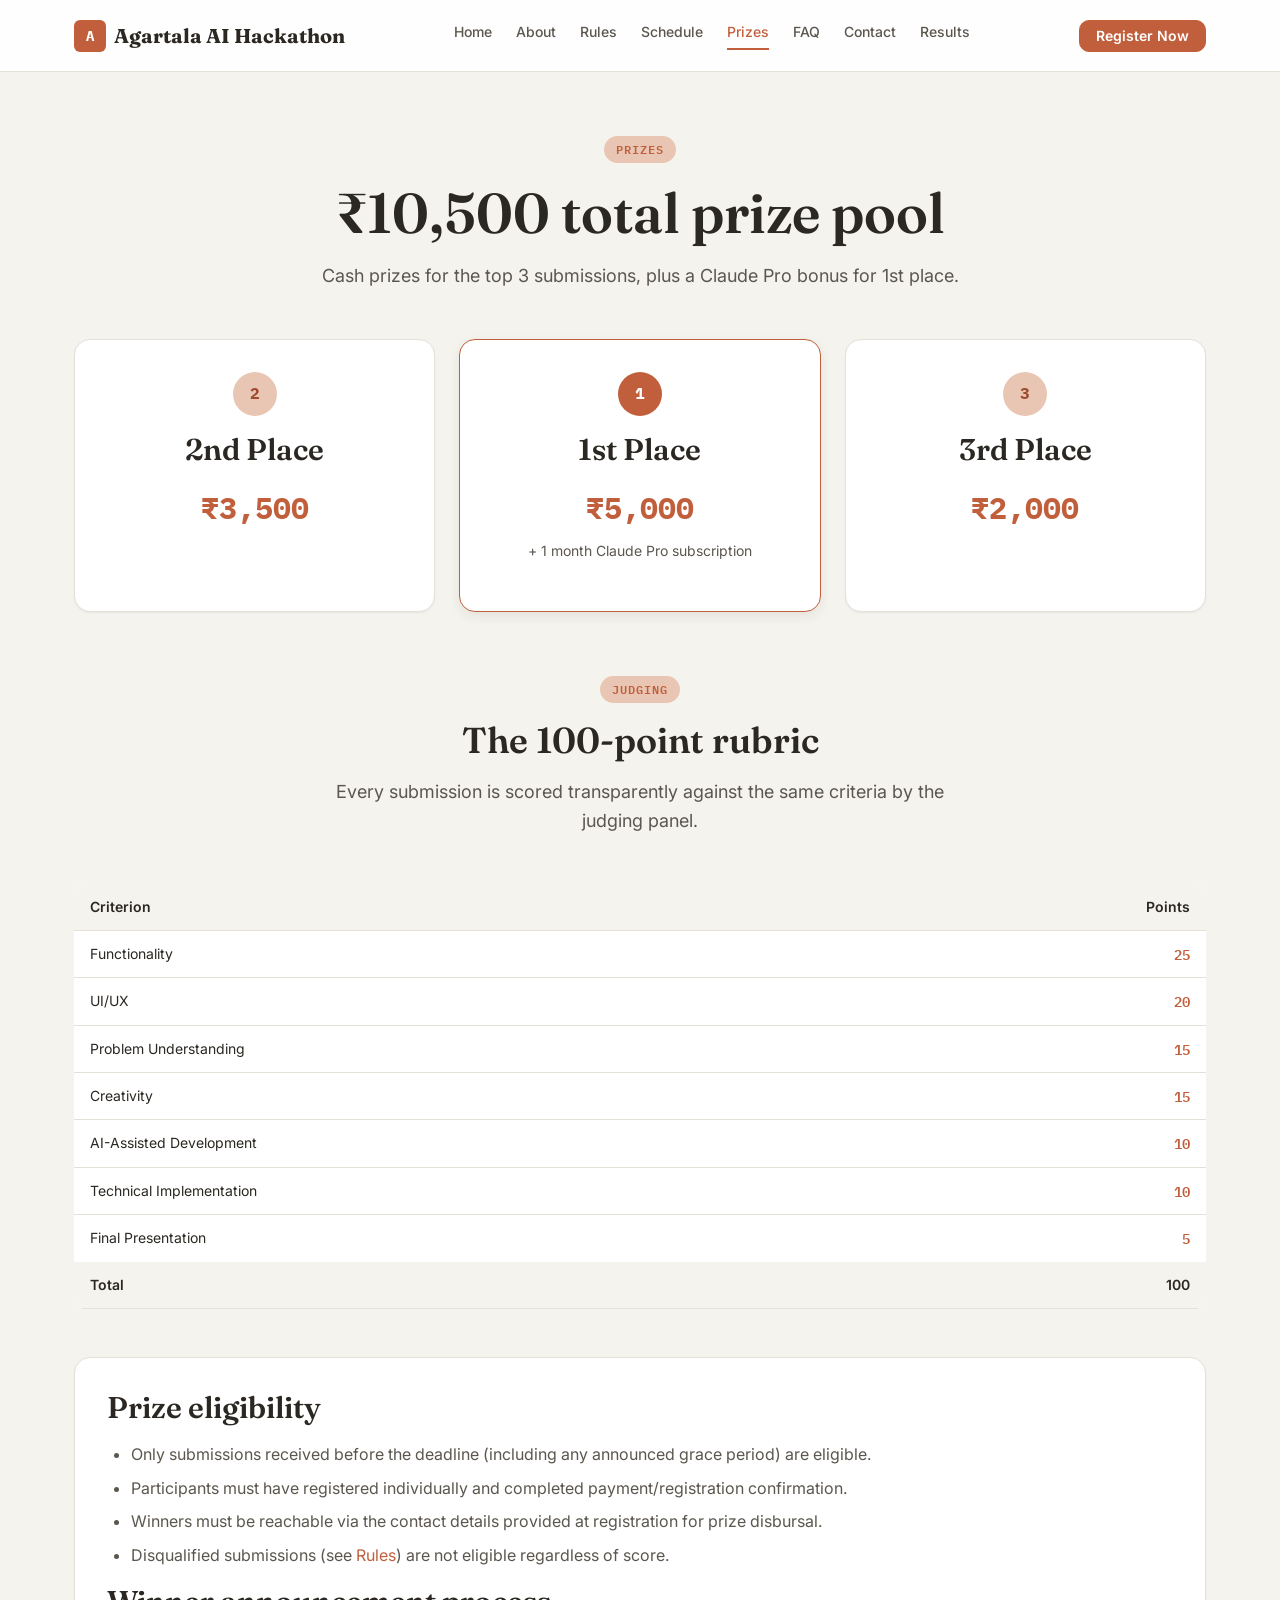
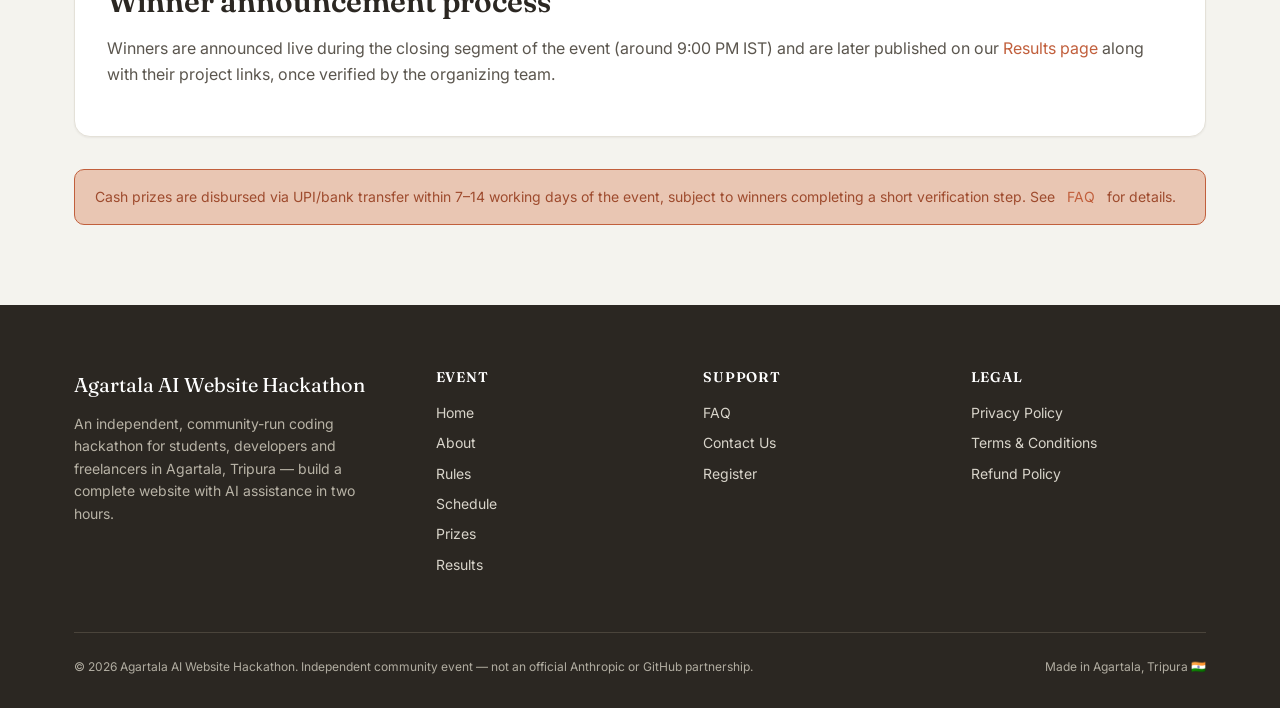
<file: pages/prizes.html>
<!DOCTYPE html>
<html lang="en">
<head>
<meta charset="UTF-8">
<meta name="viewport" content="width=device-width, initial-scale=1.0">
<title>Prizes &amp; Judging | Agartala AI Website Hackathon 2026</title>
<meta name="description" content="₹10,500 total prize pool for the Agartala AI Website Hackathon 2026. See cash prizes, Claude Pro bonus, and the full 100-point judging rubric.">
<link rel="canonical" href="https://example.com/pages/prizes.html">
<link rel="icon" href="data:image/svg+xml,%3Csvg xmlns='http://www.w3.org/2000/svg' viewBox='0 0 100 100'%3E%3Crect width='100' height='100' rx='20' fill='%23C15F3C'/%3E%3Ctext x='50' y='68' font-size='60' fill='white' text-anchor='middle' font-family='Georgia'%3EA%3C/text%3E%3C/svg%3E">
<link rel="preconnect" href="https://fonts.googleapis.com">
<link rel="preconnect" href="https://fonts.gstatic.com" crossorigin>
<link href="https://fonts.googleapis.com/css2?family=Fraunces:wght@500;600;700&family=Inter:wght@400;500;600;700&family=IBM+Plex+Mono:wght@500;600&display=swap" rel="stylesheet">
<link rel="stylesheet" href="../css/tokens.css">
<link rel="stylesheet" href="../css/base.css">
<link rel="stylesheet" href="../css/components.css">
<link rel="stylesheet" href="../css/home.css">
</head>
<body>
<div id="site-header"></div>
<main id="main">

  <section class="section" style="padding-top: var(--space-16);">
    <div class="container">
      <div class="section-head">
        <span class="eyebrow">Prizes</span>
        <h1>₹10,500 total prize pool</h1>
        <p>Cash prizes for the top 3 submissions, plus a Claude Pro bonus for 1st place.</p>
      </div>

      <div class="prize-strip" style="margin-bottom: var(--space-16);">
        <div class="card prize-card">
          <div class="prize-rank">2</div>
          <h3>2nd Place</h3>
          <div class="prize-amount">₹3,500</div>
        </div>
        <div class="card prize-card is-first">
          <div class="prize-rank">1</div>
          <h3>1st Place</h3>
          <div class="prize-amount">₹5,000</div>
          <p style="margin-top: var(--space-2); font-size: var(--fs-sm);">+ 1 month Claude Pro subscription</p>
        </div>
        <div class="card prize-card">
          <div class="prize-rank">3</div>
          <h3>3rd Place</h3>
          <div class="prize-amount">₹2,000</div>
        </div>
      </div>

      <div class="section-head">
        <span class="eyebrow">Judging</span>
        <h2>The 100-point rubric</h2>
        <p>Every submission is scored transparently against the same criteria by the judging panel.</p>
      </div>

      <table class="data-table" style="margin-bottom: var(--space-12);">
        <thead>
          <tr><th>Criterion</th><th style="text-align:right;">Points</th></tr>
        </thead>
        <tbody id="judgingTableBody">
        </tbody>
        <tfoot>
          <tr><th>Total</th><th style="text-align:right;" class="num">100</th></tr>
        </tfoot>
      </table>

      <div class="card" style="margin-bottom: var(--space-8);">
        <h3>Prize eligibility</h3>
        <ul>
          <li>Only submissions received before the deadline (including any announced grace period) are eligible.</li>
          <li>Participants must have registered individually and completed payment/registration confirmation.</li>
          <li>Winners must be reachable via the contact details provided at registration for prize disbursal.</li>
          <li>Disqualified submissions (see <a href="rules.html">Rules</a>) are not eligible regardless of score.</li>
        </ul>
        <h3>Winner announcement process</h3>
        <p>Winners are announced live during the closing segment of the event (around 9:00 PM IST) and
        are later published on our <a href="results.html">Results page</a> along with their project links,
        once verified by the organizing team.</p>
      </div>

      <div class="alert alert--info">
        Cash prizes are disbursed via UPI/bank transfer within 7–14 working days of the event, subject to
        winners completing a short verification step. See <a href="faq.html">FAQ</a> for details.
      </div>
    </div>
  </section>

</main>
<div id="site-footer"></div>
<script src="../js/config.js"></script>
<script src="../js/layout.js"></script>
<script>
(function(){
  const cfg = window.HACKATHON_CONFIG;
  const body = document.getElementById('judgingTableBody');
  cfg.judging.forEach(row => {
    const tr = document.createElement('tr');
    tr.innerHTML = `<td>${row.criterion}</td><td style="text-align:right;" class="num">${row.points}</td>`;
    body.appendChild(tr);
  });
})();
</script>
</body>
</html>
</file>
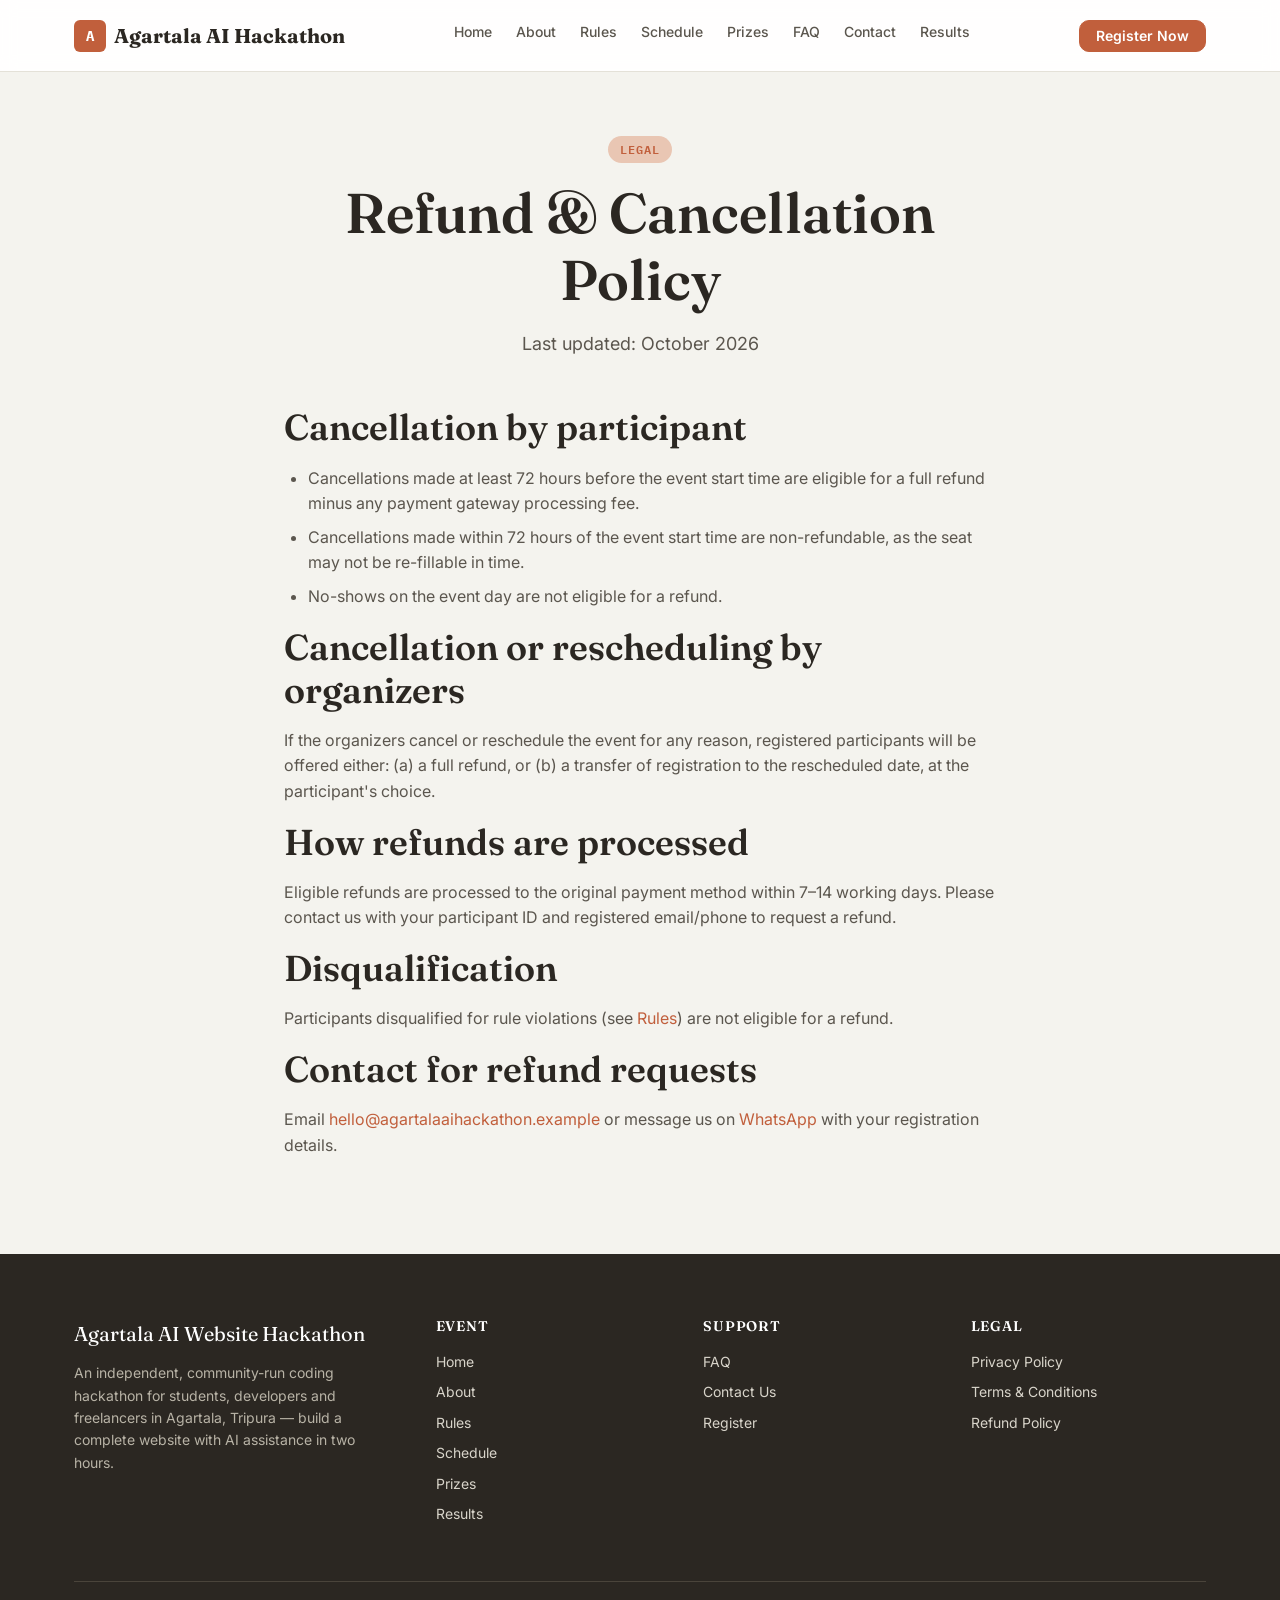
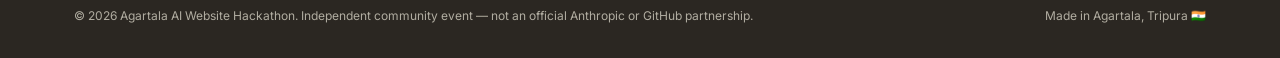
<file: pages/refund.html>
<!DOCTYPE html>
<html lang="en">
<head>
<meta charset="UTF-8">
<meta name="viewport" content="width=device-width, initial-scale=1.0">
<title>Refund Policy | Agartala AI Website Hackathon 2026</title>
<meta name="description" content="Refund and cancellation policy for the Agartala AI Website Hackathon 2026.">
<link rel="canonical" href="https://example.com/pages/refund.html">
<link rel="icon" href="data:image/svg+xml,%3Csvg xmlns='http://www.w3.org/2000/svg' viewBox='0 0 100 100'%3E%3Crect width='100' height='100' rx='20' fill='%23C15F3C'/%3E%3Ctext x='50' y='68' font-size='60' fill='white' text-anchor='middle' font-family='Georgia'%3EA%3C/text%3E%3C/svg%3E">
<link rel="preconnect" href="https://fonts.googleapis.com">
<link rel="preconnect" href="https://fonts.gstatic.com" crossorigin>
<link href="https://fonts.googleapis.com/css2?family=Fraunces:wght@500;600;700&family=Inter:wght@400;500;600;700&family=IBM+Plex+Mono:wght@500;600&display=swap" rel="stylesheet">
<link rel="stylesheet" href="../css/tokens.css">
<link rel="stylesheet" href="../css/base.css">
<link rel="stylesheet" href="../css/components.css">
</head>
<body>
<div id="site-header"></div>
<main id="main">
  <section class="section" style="padding-top: var(--space-16);">
    <div class="container" style="max-width: 760px;">
      <div class="section-head">
        <span class="eyebrow">Legal</span>
        <h1>Refund &amp; Cancellation Policy</h1>
        <p>Last updated: October 2026</p>
      </div>

      <h2>Cancellation by participant</h2>
      <ul>
        <li>Cancellations made at least 72 hours before the event start time are eligible for a full refund minus any payment gateway processing fee.</li>
        <li>Cancellations made within 72 hours of the event start time are non-refundable, as the seat may not be re-fillable in time.</li>
        <li>No-shows on the event day are not eligible for a refund.</li>
      </ul>

      <h2>Cancellation or rescheduling by organizers</h2>
      <p>If the organizers cancel or reschedule the event for any reason, registered participants will be
      offered either: (a) a full refund, or (b) a transfer of registration to the rescheduled date, at the
      participant's choice.</p>

      <h2>How refunds are processed</h2>
      <p>Eligible refunds are processed to the original payment method within 7–14 working days. Please
      contact us with your participant ID and registered email/phone to request a refund.</p>

      <h2>Disqualification</h2>
      <p>Participants disqualified for rule violations (see <a href="rules.html">Rules</a>) are not
      eligible for a refund.</p>

      <h2>Contact for refund requests</h2>
      <p>Email <a href="mailto:hello@agartalaaihackathon.example">hello@agartalaaihackathon.example</a> or
      message us on <a href="https://wa.me/910000000000" target="_blank" rel="noopener">WhatsApp</a> with
      your registration details.</p>
    </div>
  </section>
</main>
<div id="site-footer"></div>
<script src="../js/config.js"></script>
<script src="../js/layout.js"></script>
</body>
</html>
</file>
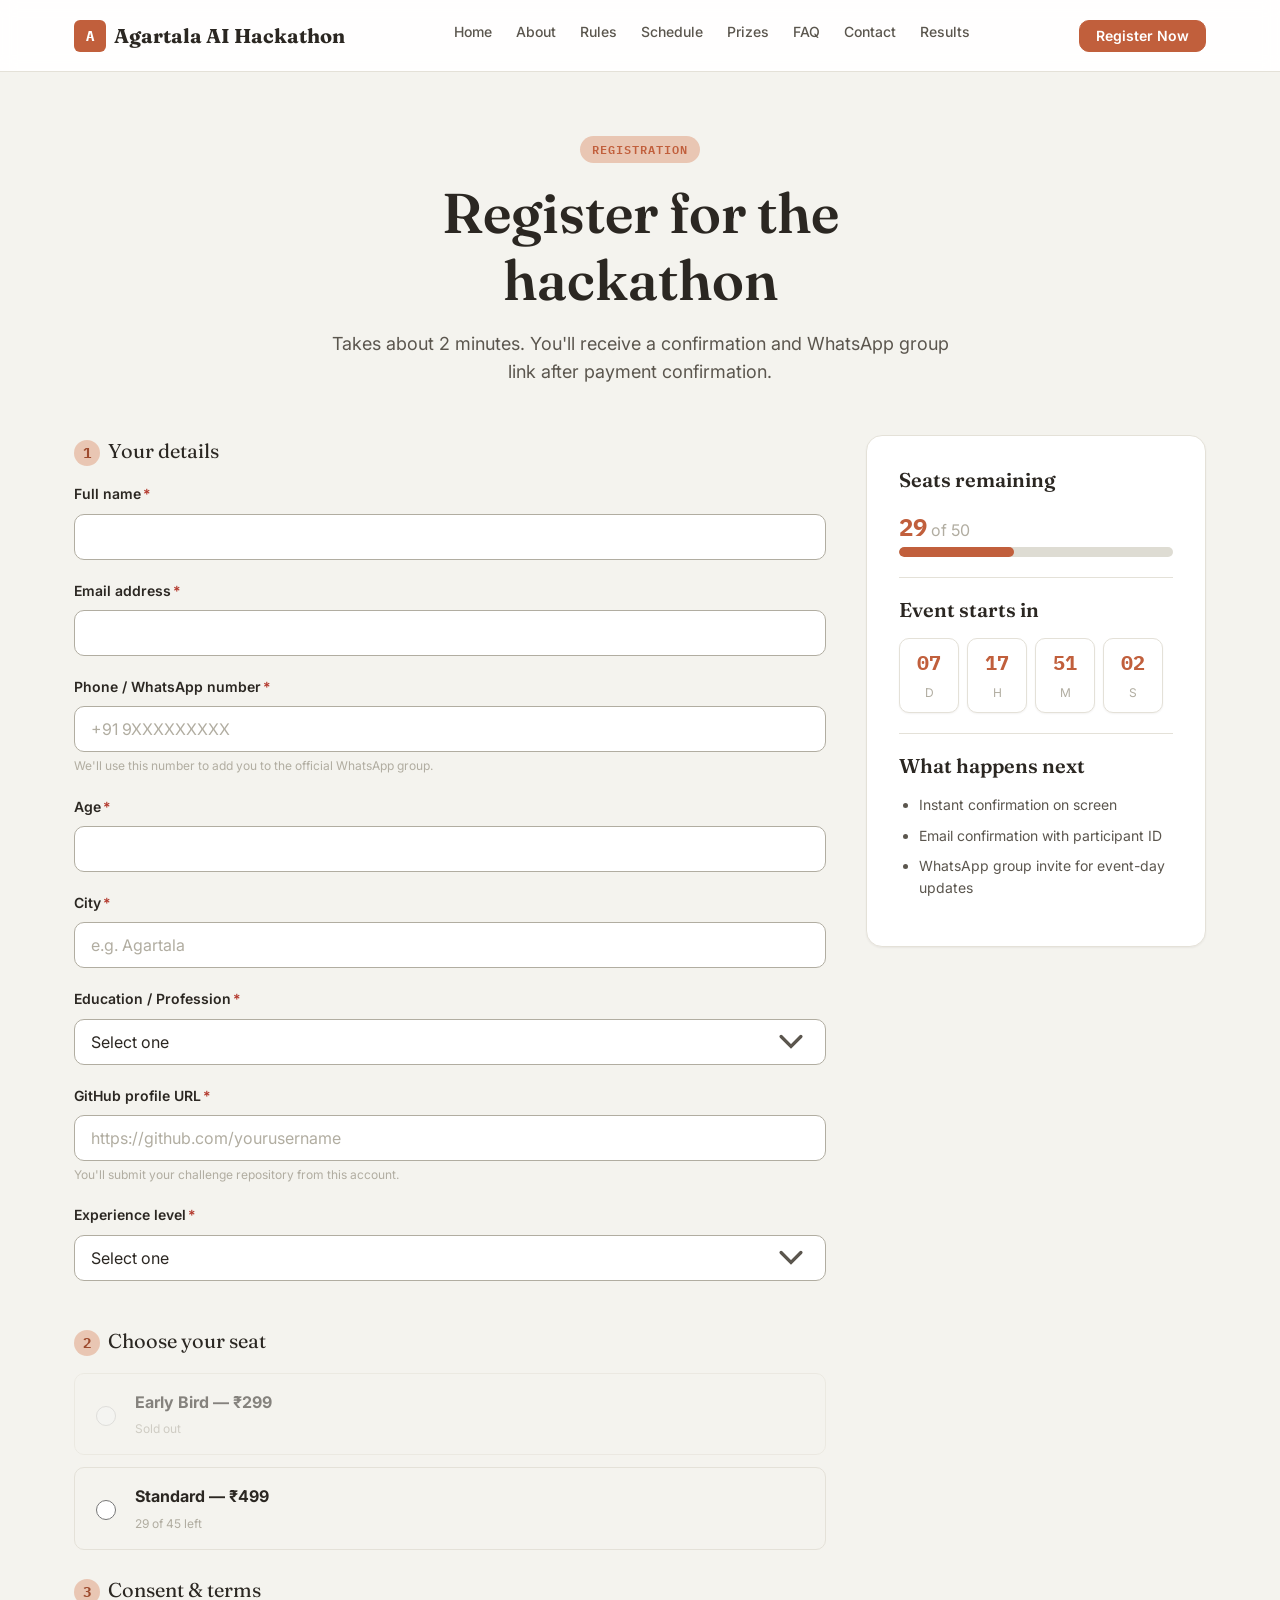
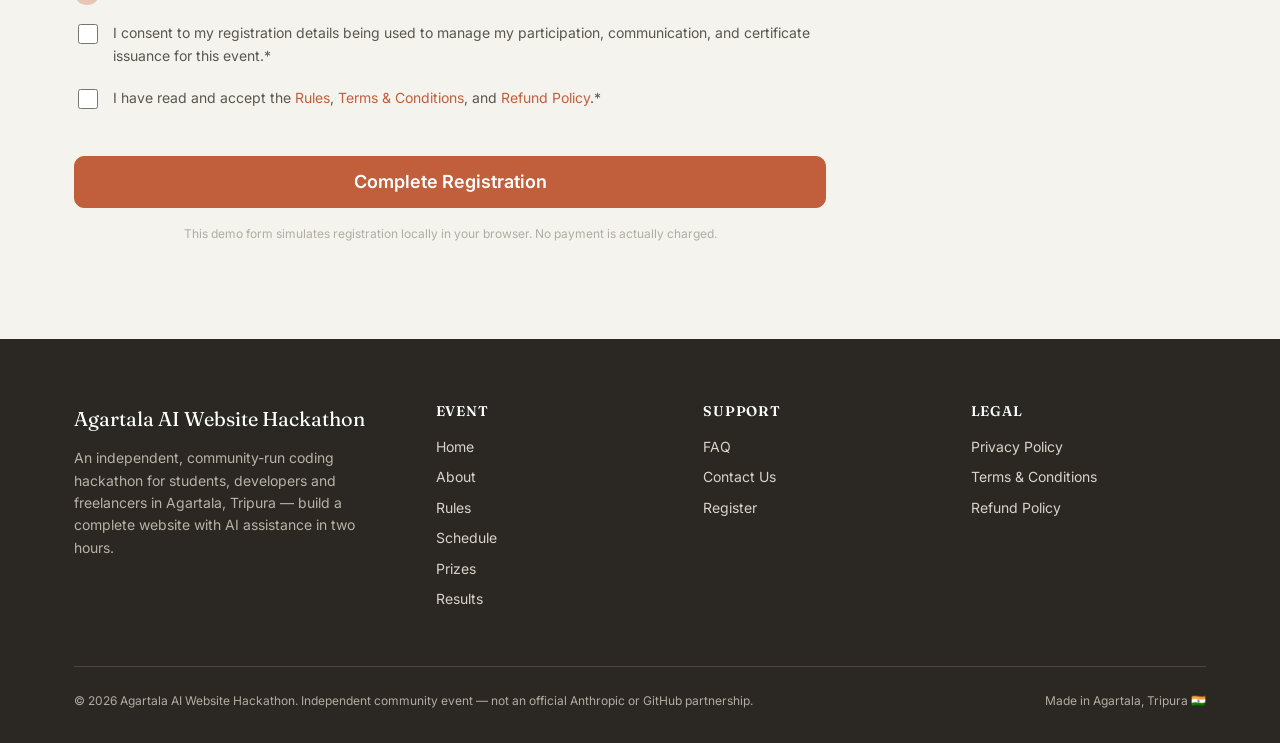
<file: pages/register.html>
<!DOCTYPE html>
<html lang="en">
<head>
<meta charset="UTF-8">
<meta name="viewport" content="width=device-width, initial-scale=1.0">
<title>Register | Agartala AI Website Hackathon 2026</title>
<meta name="description" content="Register for the Agartala AI Website Hackathon 2026. 50 seats only — ₹299 Early Bird or ₹499 Standard. Secure your spot now.">
<link rel="canonical" href="https://example.com/pages/register.html">
<link rel="icon" href="data:image/svg+xml,%3Csvg xmlns='http://www.w3.org/2000/svg' viewBox='0 0 100 100'%3E%3Crect width='100' height='100' rx='20' fill='%23C15F3C'/%3E%3Ctext x='50' y='68' font-size='60' fill='white' text-anchor='middle' font-family='Georgia'%3EA%3C/text%3E%3C/svg%3E">
<link rel="preconnect" href="https://fonts.googleapis.com">
<link rel="preconnect" href="https://fonts.gstatic.com" crossorigin>
<link href="https://fonts.googleapis.com/css2?family=Fraunces:wght@500;600;700&family=Inter:wght@400;500;600;700&family=IBM+Plex+Mono:wght@500;600&display=swap" rel="stylesheet">
<link rel="stylesheet" href="../css/tokens.css">
<link rel="stylesheet" href="../css/base.css">
<link rel="stylesheet" href="../css/components.css">
<link rel="stylesheet" href="../css/register.css">
</head>
<body>
<div id="site-header"></div>
<main id="main">
  <section class="section" style="padding-top: var(--space-16);">
    <div class="container">
      <div class="section-head">
        <span class="eyebrow">Registration</span>
        <h1>Register for the hackathon</h1>
        <p>Takes about 2 minutes. You'll receive a confirmation and WhatsApp group link after payment confirmation.</p>
      </div>

      <div class="reg-layout">
        <!-- ===== FORM COLUMN ===== -->
        <div>

          <!-- Sold out state (hidden unless seats = 0) -->
          <div class="alert alert--warning" id="regSoldOutPanel" role="alert">
            <div>
              <strong>All 50 seats are filled.</strong> Registration is currently closed. Please check our
              <a href="contact.html">Contact page</a> to ask about future hackathons, or watch
              <a href="results.html">Results</a> for this event.
            </div>
          </div>

          <!-- Success state -->
          <div class="card" id="regSuccessPanel" role="status">
            <div class="alert alert--success" style="margin-bottom: var(--space-6);">
              <strong>You're registered! 🎉</strong>
            </div>
            <p>A confirmation has been recorded for <strong id="successName">your registration</strong>.
            Your participant ID is <strong id="successPid" style="font-family: var(--font-mono); color: var(--primary);"></strong>.</p>
            <p>Next step: join the official WhatsApp group for event updates, reminders, and the Google Meet
            link. The group invite will also be emailed to the address you provided.</p>
            <a class="btn btn--primary" href="#" id="whatsappJoinBtn" target="_blank" rel="noopener">Join WhatsApp Group</a>
            <p class="form-hint" style="margin-top: var(--space-6);">
              Note: in this demo site, registration and payment confirmation are simulated client-side for
              UI demonstration only — no real payment is processed and no real data is stored or transmitted.
              A production deployment must connect a verified backend and payment gateway (see README).
            </p>
          </div>

          <form id="registerForm" novalidate aria-describedby="formStatus">
            <div class="live-region" id="formStatus" role="status" aria-live="polite"></div>

            <fieldset>
              <legend><span class="step-badge">1</span>Your details</legend>

              <div class="form-group">
                <label class="form-label" for="fullName">Full name<span class="req">*</span></label>
                <input class="form-control" type="text" id="fullName" name="fullName" required autocomplete="name">
                <p class="form-error hidden" id="err-fullName">Please enter your full name.</p>
              </div>

              <div class="form-group">
                <label class="form-label" for="email">Email address<span class="req">*</span></label>
                <input class="form-control" type="email" id="email" name="email" required autocomplete="email">
                <p class="form-error hidden" id="err-email">Please enter a valid email address.</p>
              </div>

              <div class="form-group">
                <label class="form-label" for="phone">Phone / WhatsApp number<span class="req">*</span></label>
                <input class="form-control" type="tel" id="phone" name="phone" required autocomplete="tel" placeholder="+91 9XXXXXXXXX">
                <p class="form-hint">We'll use this number to add you to the official WhatsApp group.</p>
                <p class="form-error hidden" id="err-phone">Please enter a valid 10-digit phone number.</p>
              </div>

              <div class="form-group">
                <label class="form-label" for="age">Age<span class="req">*</span></label>
                <input class="form-control" type="number" id="age" name="age" min="13" max="100" required>
                <p class="form-error hidden" id="err-age">Please enter a valid age (13 or above).</p>
              </div>

              <div class="form-group">
                <label class="form-label" for="city">City<span class="req">*</span></label>
                <input class="form-control" type="text" id="city" name="city" required placeholder="e.g. Agartala">
                <p class="form-error hidden" id="err-city">Please enter your city.</p>
              </div>

              <div class="form-group">
                <label class="form-label" for="education">Education / Profession<span class="req">*</span></label>
                <select class="form-control" id="education" name="education" required>
                  <option value="">Select one</option>
                  <option>School student</option>
                  <option>College student</option>
                  <option>Working professional</option>
                  <option>Freelancer</option>
                  <option>Self-taught / Other</option>
                </select>
                <p class="form-error hidden" id="err-education">Please select an option.</p>
              </div>

              <div class="form-group">
                <label class="form-label" for="github">GitHub profile URL<span class="req">*</span></label>
                <input class="form-control" type="url" id="github" name="github" required placeholder="https://github.com/yourusername">
                <p class="form-hint">You'll submit your challenge repository from this account.</p>
                <p class="form-error hidden" id="err-github">Please enter a valid GitHub profile URL.</p>
              </div>

              <div class="form-group">
                <label class="form-label" for="experience">Experience level<span class="req">*</span></label>
                <select class="form-control" id="experience" name="experience" required>
                  <option value="">Select one</option>
                  <option>Beginner (0–1 years)</option>
                  <option>Intermediate (1–3 years)</option>
                  <option>Advanced (3+ years)</option>
                </select>
                <p class="form-error hidden" id="err-experience">Please select your experience level.</p>
              </div>
            </fieldset>

            <fieldset>
              <legend><span class="step-badge">2</span>Choose your seat</legend>
              <div data-seats id="pricingSeatsWidget">
                <label class="option-card" id="earlyBirdOption">
                  <input type="radio" name="tier" value="early" id="tierEarly">
                  <div style="flex:1;">
                    <strong>Early Bird — ₹299</strong>
                    <div class="form-hint" data-eb-left>loading…</div>
                  </div>
                </label>
                <label class="option-card" style="margin-top: var(--space-3);" id="standardOption">
                  <input type="radio" name="tier" value="standard" id="tierStandard">
                  <div style="flex:1;">
                    <strong>Standard — ₹499</strong>
                    <div class="form-hint" data-std-left>loading…</div>
                  </div>
                </label>
                <p class="form-error hidden" id="err-tier">Please select a seat type.</p>
              </div>
            </fieldset>

            <fieldset>
              <legend><span class="step-badge">3</span>Consent &amp; terms</legend>

              <div class="form-group checkbox-row">
                <input type="checkbox" id="consentData" name="consentData" required>
                <label for="consentData">I consent to my registration details being used to manage my
                participation, communication, and certificate issuance for this event.<span class="req">*</span></label>
              </div>
              <p class="form-error hidden" id="err-consentData">Please provide consent to continue.</p>

              <div class="form-group checkbox-row">
                <input type="checkbox" id="acceptTerms" name="acceptTerms" required>
                <label for="acceptTerms">I have read and accept the
                <a href="rules.html" target="_blank">Rules</a>,
                <a href="terms.html" target="_blank">Terms &amp; Conditions</a>, and
                <a href="refund.html" target="_blank">Refund Policy</a>.<span class="req">*</span></label>
              </div>
              <p class="form-error hidden" id="err-acceptTerms">You must accept the terms to register.</p>
            </fieldset>

            <div class="alert alert--error hidden" id="formTopError" role="alert"></div>

            <button type="submit" class="btn btn--primary btn--lg btn--block" id="submitBtn">
              <span id="submitBtnText">Complete Registration</span>
            </button>
            <p class="form-hint text-center" style="margin-top: var(--space-4);">
              This demo form simulates registration locally in your browser. No payment is actually charged.
            </p>
          </form>
        </div>

        <!-- ===== SUMMARY COLUMN ===== -->
        <aside class="reg-summary">
          <div class="card" data-seats data-countdown>
            <h4>Seats remaining</h4>
            <div class="reg-card-row">
              <strong style="font-family: var(--font-mono); font-size: var(--fs-xl); color: var(--primary);" data-seats-left>—</strong>
              <span class="muted">of 50</span>
            </div>
            <div class="seat-meter" role="img" aria-label="Seats filled progress">
              <div class="seat-meter-fill" data-seats-fill style="width:0%"></div>
            </div>
            <p class="form-hint hidden" data-sold-out>All seats are currently filled.</p>

            <hr class="divider" style="margin: var(--space-5) 0;">

            <h4>Event starts in</h4>
            <div data-cd-live>
              <div class="countdown" style="justify-content: flex-start; gap: var(--space-2);">
                <div class="countdown-unit" style="min-width:60px; padding: var(--space-2);"><strong data-cd-days style="font-size: var(--fs-lg);">00</strong><span>D</span></div>
                <div class="countdown-unit" style="min-width:60px; padding: var(--space-2);"><strong data-cd-hours style="font-size: var(--fs-lg);">00</strong><span>H</span></div>
                <div class="countdown-unit" style="min-width:60px; padding: var(--space-2);"><strong data-cd-mins style="font-size: var(--fs-lg);">00</strong><span>M</span></div>
                <div class="countdown-unit" style="min-width:60px; padding: var(--space-2);"><strong data-cd-secs style="font-size: var(--fs-lg);">00</strong><span>S</span></div>
              </div>
            </div>
            <p class="alert alert--info hidden" data-cd-expired style="font-size: var(--fs-xs); margin-top: var(--space-4);">
              Scheduled time has passed. See <a href="results.html">Results</a>.
            </p>

            <hr class="divider" style="margin: var(--space-5) 0;">
            <h4>What happens next</h4>
            <ul style="font-size: var(--fs-sm); padding-left: var(--space-5);">
              <li>Instant confirmation on screen</li>
              <li>Email confirmation with participant ID</li>
              <li>WhatsApp group invite for event-day updates</li>
            </ul>
          </div>
        </aside>
      </div>
    </div>
  </section>
</main>
<div id="site-footer"></div>
<script src="../js/config.js"></script>
<script src="../js/layout.js"></script>
<script src="../js/countdown.js"></script>
<script src="../js/seats.js"></script>
<script src="../js/register.js"></script>
</body>
</html>
</file>
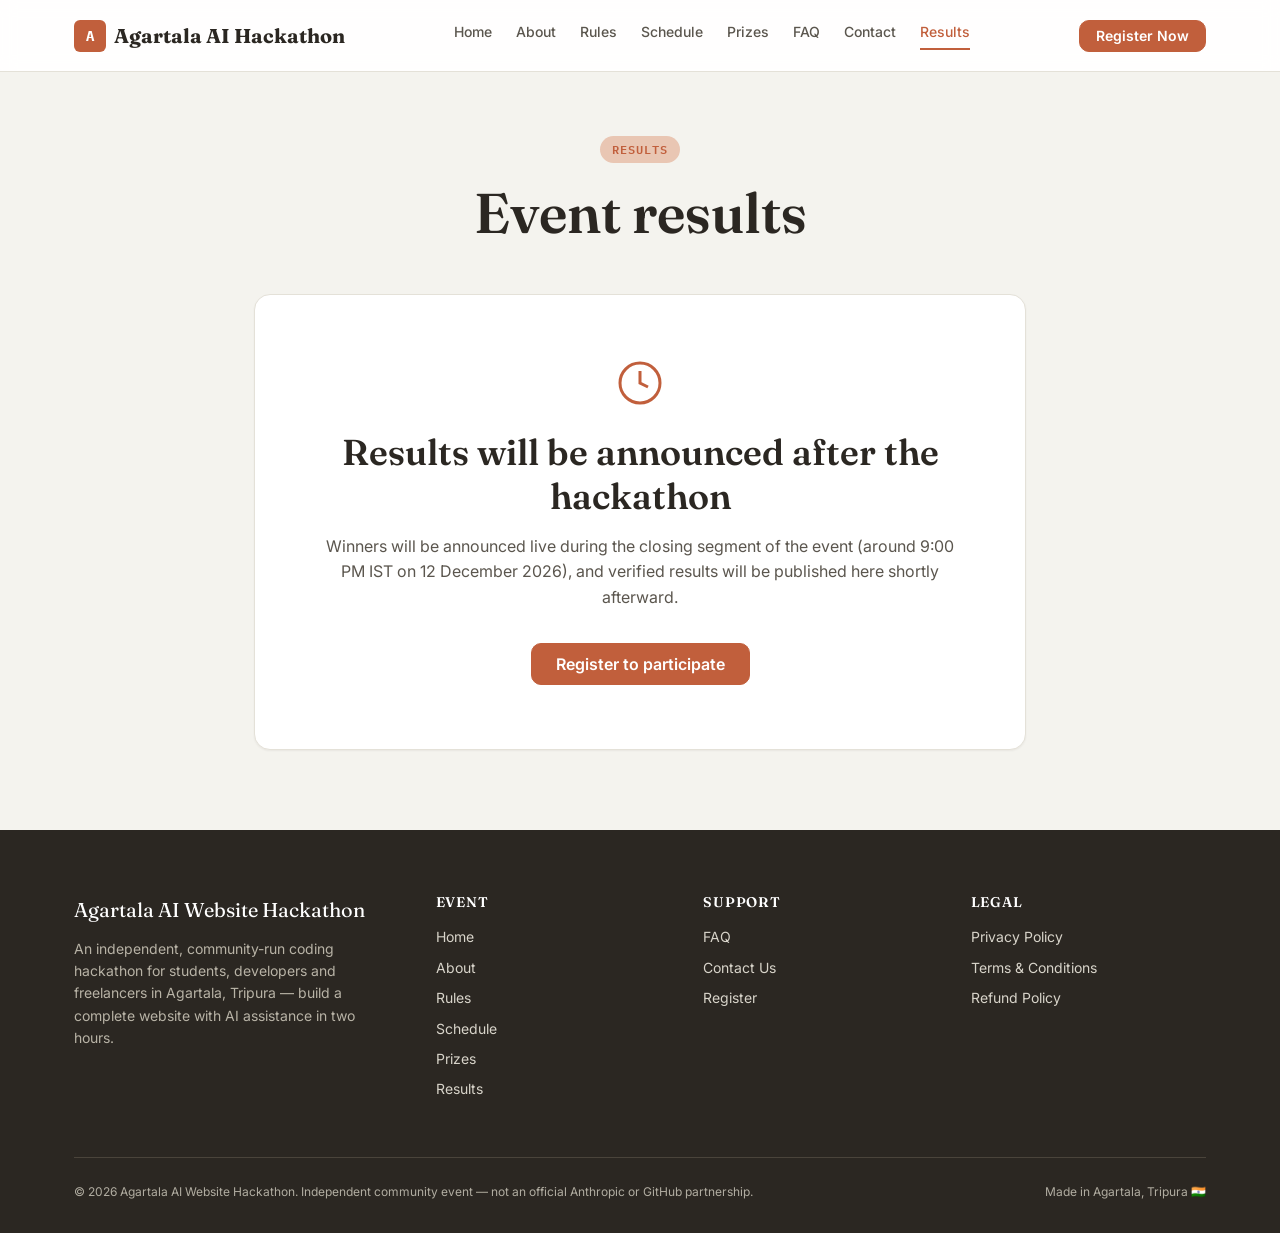
<file: pages/results.html>
<!DOCTYPE html>
<html lang="en">
<head>
<meta charset="UTF-8">
<meta name="viewport" content="width=device-width, initial-scale=1.0">
<title>Results | Agartala AI Website Hackathon 2026</title>
<meta name="description" content="Winner results for the Agartala AI Website Hackathon 2026, published after judging and verification.">
<link rel="canonical" href="https://example.com/pages/results.html">
<link rel="icon" href="data:image/svg+xml,%3Csvg xmlns='http://www.w3.org/2000/svg' viewBox='0 0 100 100'%3E%3Crect width='100' height='100' rx='20' fill='%23C15F3C'/%3E%3Ctext x='50' y='68' font-size='60' fill='white' text-anchor='middle' font-family='Georgia'%3EA%3C/text%3E%3C/svg%3E">
<link rel="preconnect" href="https://fonts.googleapis.com">
<link rel="preconnect" href="https://fonts.gstatic.com" crossorigin>
<link href="https://fonts.googleapis.com/css2?family=Fraunces:wght@500;600;700&family=Inter:wght@400;500;600;700&family=IBM+Plex+Mono:wght@500;600&display=swap" rel="stylesheet">
<link rel="stylesheet" href="../css/tokens.css">
<link rel="stylesheet" href="../css/base.css">
<link rel="stylesheet" href="../css/components.css">
<link rel="stylesheet" href="../css/home.css">
</head>
<body>
<div id="site-header"></div>
<main id="main">
  <section class="section" style="padding-top: var(--space-16);">
    <div class="container" style="max-width: 820px;">
      <div class="section-head">
        <span class="eyebrow">Results</span>
        <h1>Event results</h1>
      </div>

      <!--
        PRE-EVENT STATE (default, shown now).
        After the event, replace the block below with verified results using
        the structure in the HTML comment further down this file.
      -->
      <div class="card text-center" style="padding: var(--space-16);">
        <svg width="48" height="48" viewBox="0 0 24 24" fill="none" stroke="currentColor" stroke-width="1.5" style="color: var(--primary); margin: 0 auto var(--space-6);"><circle cx="12" cy="12" r="10"/><path d="M12 6v6l4 2"/></svg>
        <h2>Results will be announced after the hackathon</h2>
        <p>Winners will be announced live during the closing segment of the event (around 9:00 PM IST on
        12 December 2026), and verified results will be published here shortly afterward.</p>
        <a href="register.html" class="btn btn--primary" style="margin-top: var(--space-4);">Register to participate</a>
      </div>

      <!--
        =======================================================================
        POST-EVENT TEMPLATE — uncomment and fill in after judging is verified.
        Keep the same visual structure (prize-strip cards) used on the Prizes
        and Home pages for consistency.
        =======================================================================

        <div class="prize-strip" style="margin-top: var(--space-12);">
          <div class="card prize-card">
            <div class="prize-rank">2</div>
            <h3>2nd Place</h3>
            <p><strong>[Winner Name]</strong></p>
            <a href="[GitHub repo URL]" target="_blank" rel="noopener">View project →</a>
          </div>
          <div class="card prize-card is-first">
            <div class="prize-rank">1</div>
            <h3>1st Place</h3>
            <p><strong>[Winner Name]</strong></p>
            <a href="[GitHub repo URL]" target="_blank" rel="noopener">View project →</a>
          </div>
          <div class="card prize-card">
            <div class="prize-rank">3</div>
            <h3>3rd Place</h3>
            <p><strong>[Winner Name]</strong></p>
            <a href="[GitHub repo URL]" target="_blank" rel="noopener">View project →</a>
          </div>
        </div>
      -->

    </div>
  </section>
</main>
<div id="site-footer"></div>
<script src="../js/config.js"></script>
<script src="../js/layout.js"></script>
</body>
</html>
</file>
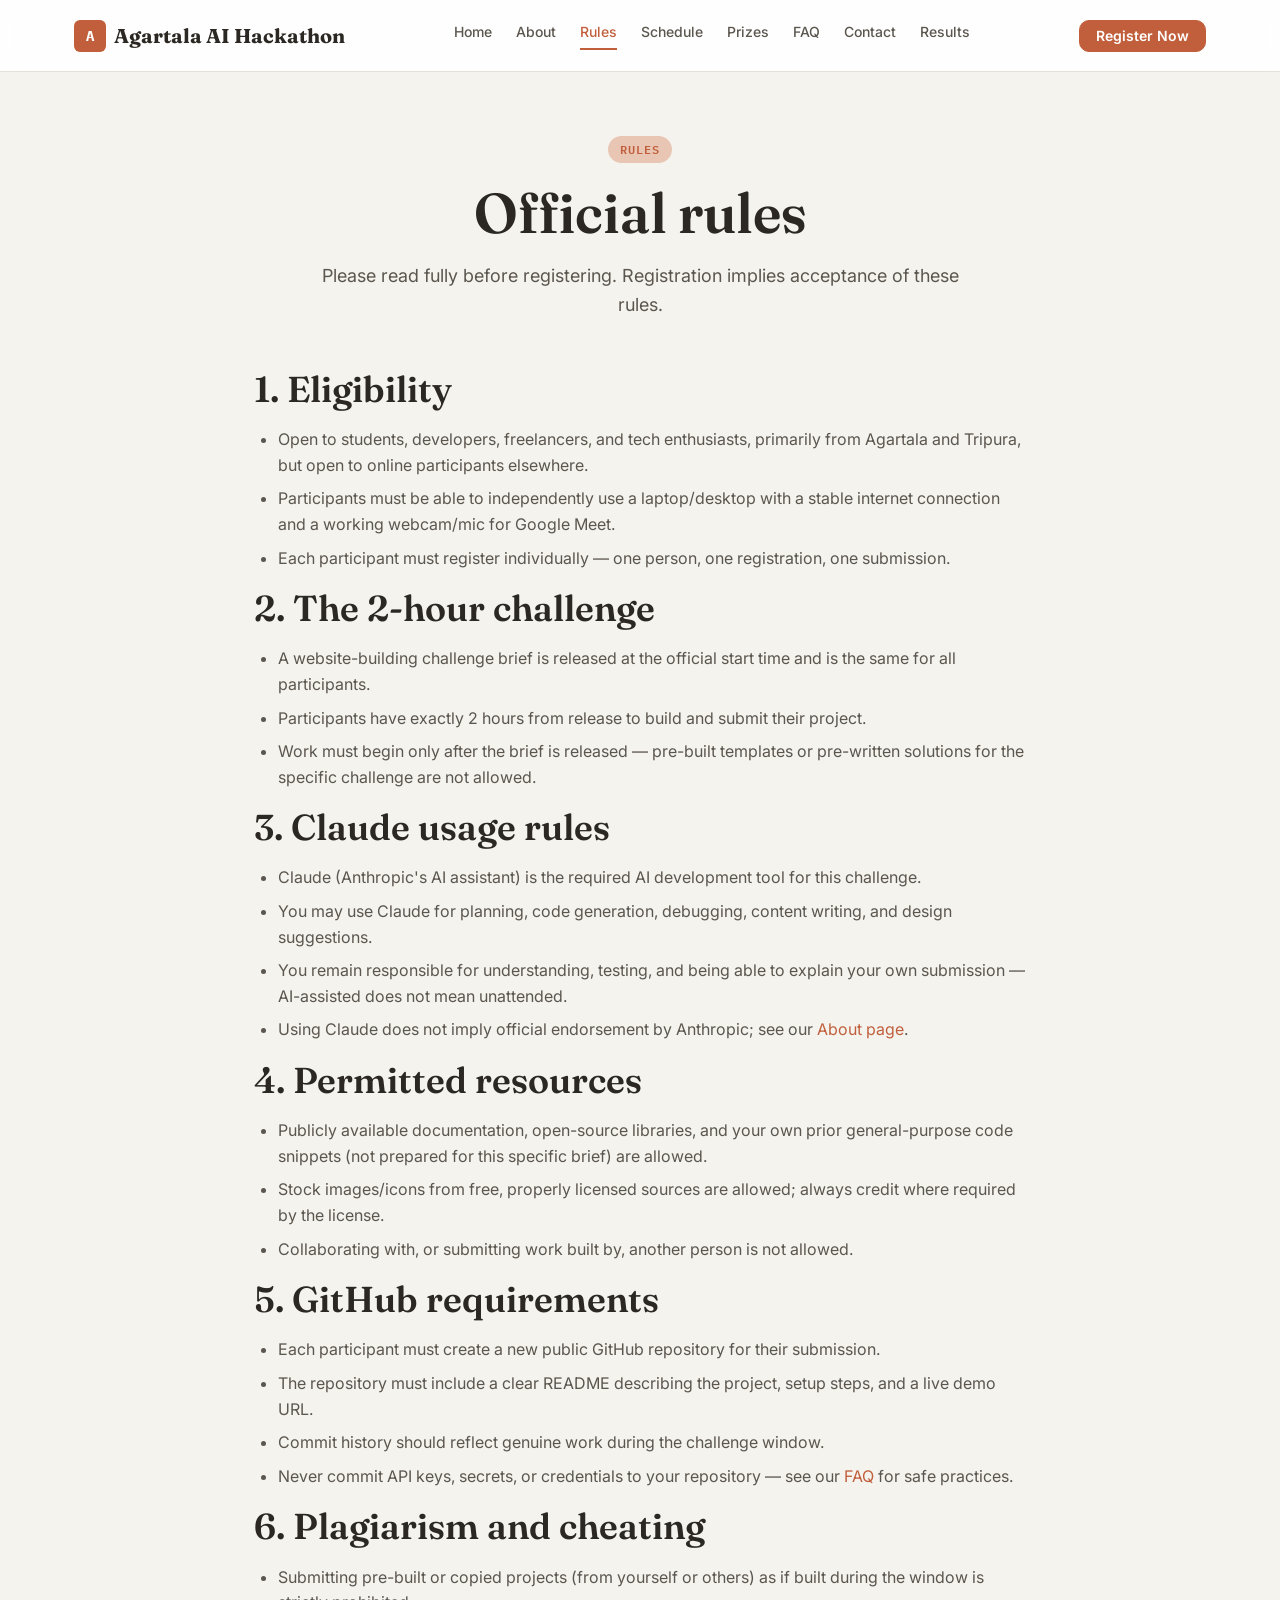
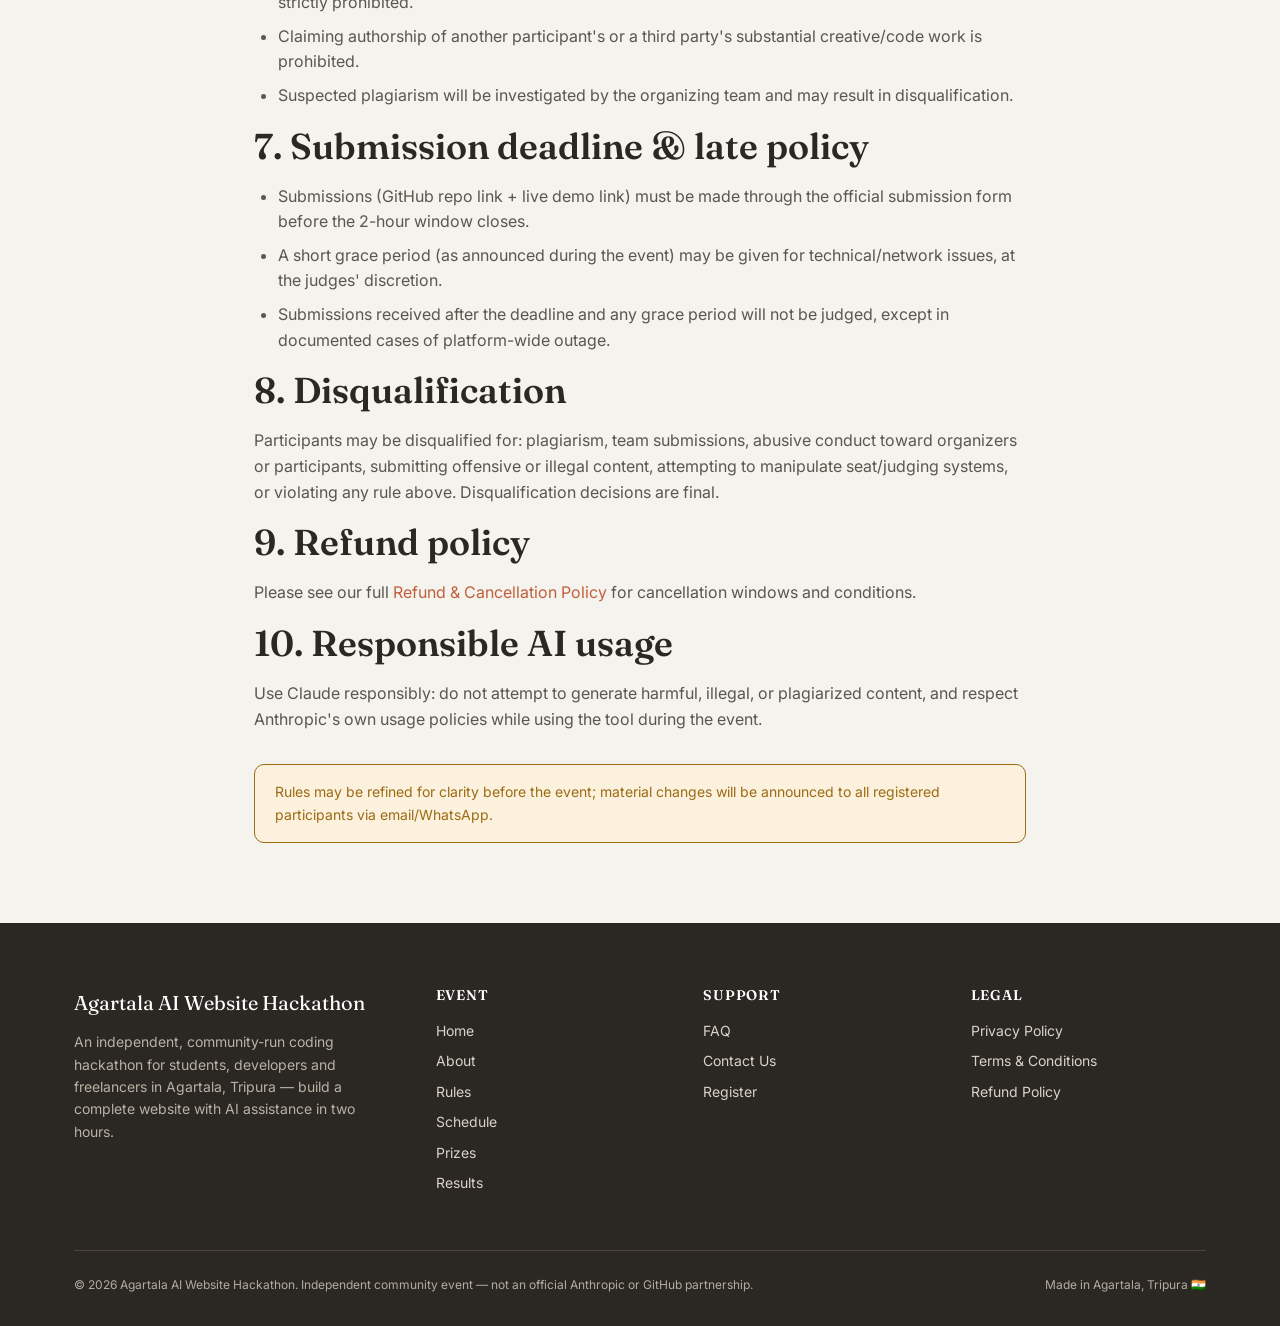
<file: pages/rules.html>
<!DOCTYPE html>
<html lang="en">
<head>
<meta charset="UTF-8">
<meta name="viewport" content="width=device-width, initial-scale=1.0">
<title>Rules | Agartala AI Website Hackathon 2026</title>
<meta name="description" content="Official rules for the Agartala AI Website Hackathon 2026: eligibility, Claude usage, GitHub submission requirements, plagiarism policy, and disqualification criteria.">
<link rel="canonical" href="https://example.com/pages/rules.html">
<link rel="icon" href="data:image/svg+xml,%3Csvg xmlns='http://www.w3.org/2000/svg' viewBox='0 0 100 100'%3E%3Crect width='100' height='100' rx='20' fill='%23C15F3C'/%3E%3Ctext x='50' y='68' font-size='60' fill='white' text-anchor='middle' font-family='Georgia'%3EA%3C/text%3E%3C/svg%3E">
<link rel="preconnect" href="https://fonts.googleapis.com">
<link rel="preconnect" href="https://fonts.gstatic.com" crossorigin>
<link href="https://fonts.googleapis.com/css2?family=Fraunces:wght@500;600;700&family=Inter:wght@400;500;600;700&family=IBM+Plex+Mono:wght@500;600&display=swap" rel="stylesheet">
<link rel="stylesheet" href="../css/tokens.css">
<link rel="stylesheet" href="../css/base.css">
<link rel="stylesheet" href="../css/components.css">
</head>
<body>
<div id="site-header"></div>
<main id="main">
  <section class="section" style="padding-top: var(--space-16);">
    <div class="container" style="max-width: 820px;">
      <div class="section-head">
        <span class="eyebrow">Rules</span>
        <h1>Official rules</h1>
        <p>Please read fully before registering. Registration implies acceptance of these rules.</p>
      </div>

      <h2>1. Eligibility</h2>
      <ul>
        <li>Open to students, developers, freelancers, and tech enthusiasts, primarily from Agartala and Tripura, but open to online participants elsewhere.</li>
        <li>Participants must be able to independently use a laptop/desktop with a stable internet connection and a working webcam/mic for Google Meet.</li>
        <li>Each participant must register individually — one person, one registration, one submission.</li>
      </ul>

      <h2>2. The 2-hour challenge</h2>
      <ul>
        <li>A website-building challenge brief is released at the official start time and is the same for all participants.</li>
        <li>Participants have exactly 2 hours from release to build and submit their project.</li>
        <li>Work must begin only after the brief is released — pre-built templates or pre-written solutions for the specific challenge are not allowed.</li>
      </ul>

      <h2>3. Claude usage rules</h2>
      <ul>
        <li>Claude (Anthropic's AI assistant) is the required AI development tool for this challenge.</li>
        <li>You may use Claude for planning, code generation, debugging, content writing, and design suggestions.</li>
        <li>You remain responsible for understanding, testing, and being able to explain your own submission — AI-assisted does not mean unattended.</li>
        <li>Using Claude does not imply official endorsement by Anthropic; see our <a href="about.html">About page</a>.</li>
      </ul>

      <h2>4. Permitted resources</h2>
      <ul>
        <li>Publicly available documentation, open-source libraries, and your own prior general-purpose code snippets (not prepared for this specific brief) are allowed.</li>
        <li>Stock images/icons from free, properly licensed sources are allowed; always credit where required by the license.</li>
        <li>Collaborating with, or submitting work built by, another person is not allowed.</li>
      </ul>

      <h2>5. GitHub requirements</h2>
      <ul>
        <li>Each participant must create a new public GitHub repository for their submission.</li>
        <li>The repository must include a clear README describing the project, setup steps, and a live demo URL.</li>
        <li>Commit history should reflect genuine work during the challenge window.</li>
        <li>Never commit API keys, secrets, or credentials to your repository — see our <a href="faq.html">FAQ</a> for safe practices.</li>
      </ul>

      <h2>6. Plagiarism and cheating</h2>
      <ul>
        <li>Submitting pre-built or copied projects (from yourself or others) as if built during the window is strictly prohibited.</li>
        <li>Claiming authorship of another participant's or a third party's substantial creative/code work is prohibited.</li>
        <li>Suspected plagiarism will be investigated by the organizing team and may result in disqualification.</li>
      </ul>

      <h2>7. Submission deadline &amp; late policy</h2>
      <ul>
        <li>Submissions (GitHub repo link + live demo link) must be made through the official submission form before the 2-hour window closes.</li>
        <li>A short grace period (as announced during the event) may be given for technical/network issues, at the judges' discretion.</li>
        <li>Submissions received after the deadline and any grace period will not be judged, except in documented cases of platform-wide outage.</li>
      </ul>

      <h2>8. Disqualification</h2>
      <p>Participants may be disqualified for: plagiarism, team submissions, abusive conduct toward organizers or participants, submitting offensive or illegal content, attempting to manipulate seat/judging systems, or violating any rule above. Disqualification decisions are final.</p>

      <h2>9. Refund policy</h2>
      <p>Please see our full <a href="refund.html">Refund &amp; Cancellation Policy</a> for cancellation windows and conditions.</p>

      <h2>10. Responsible AI usage</h2>
      <p>Use Claude responsibly: do not attempt to generate harmful, illegal, or plagiarized content, and respect Anthropic's own usage policies while using the tool during the event.</p>

      <div class="alert alert--warning" style="margin-top: var(--space-8);">
        Rules may be refined for clarity before the event; material changes will be announced to all
        registered participants via email/WhatsApp.
      </div>
    </div>
  </section>
</main>
<div id="site-footer"></div>
<script src="../js/config.js"></script>
<script src="../js/layout.js"></script>
</body>
</html>
</file>
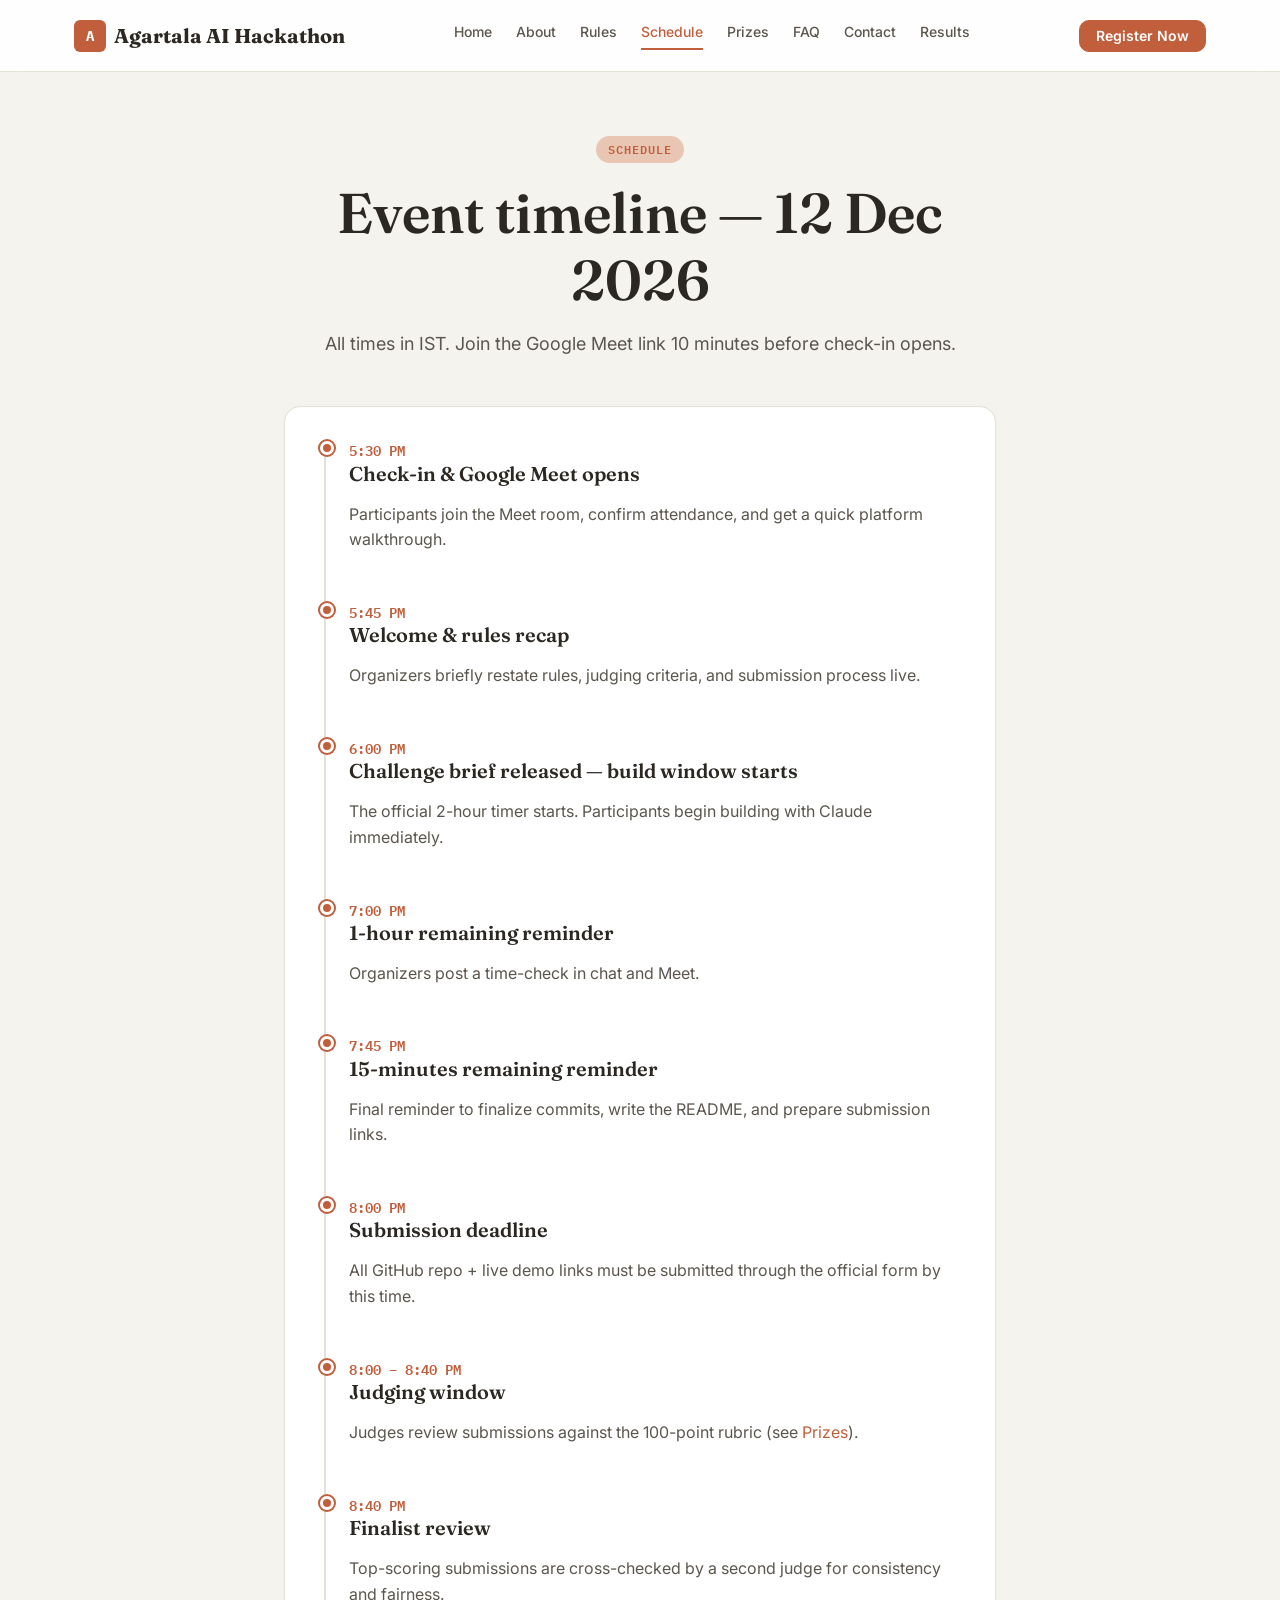
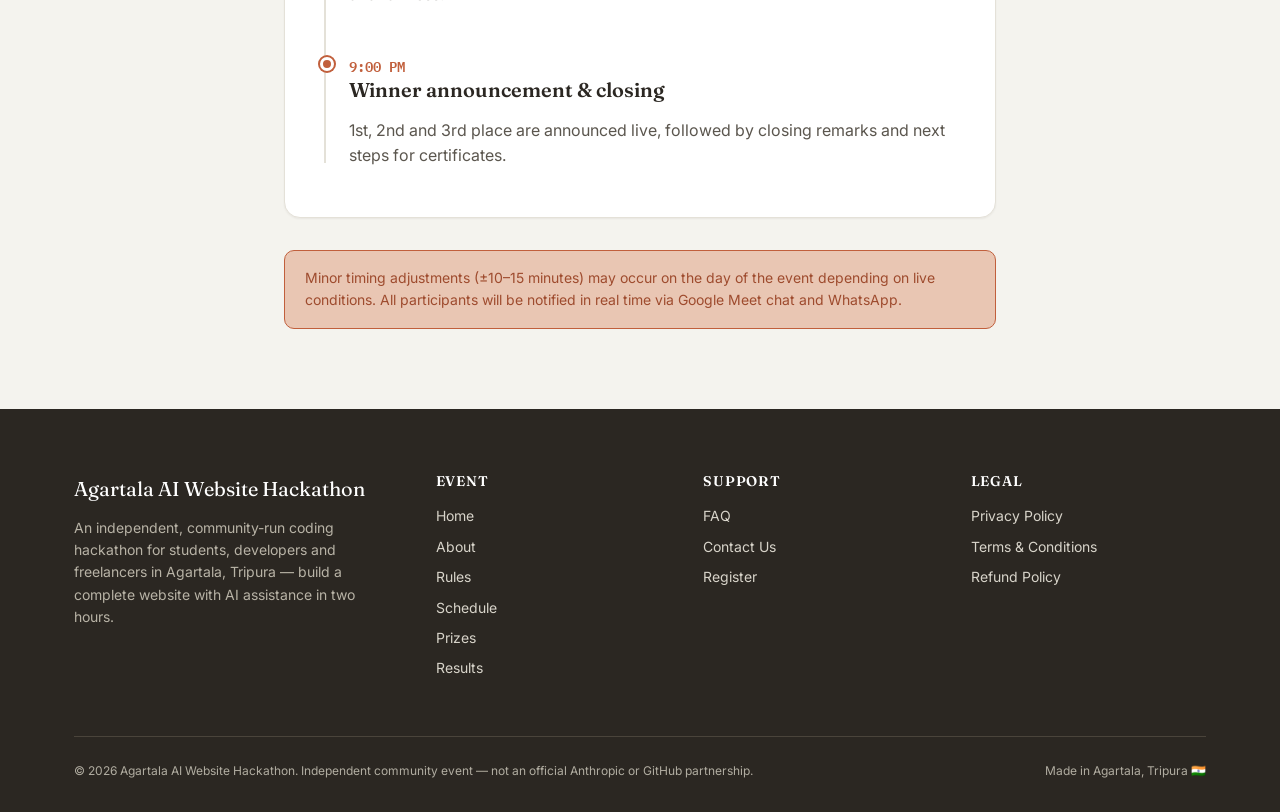
<file: pages/schedule.html>
<!DOCTYPE html>
<html lang="en">
<head>
<meta charset="UTF-8">
<meta name="viewport" content="width=device-width, initial-scale=1.0">
<title>Schedule | Agartala AI Website Hackathon 2026</title>
<meta name="description" content="Full event timeline for the Agartala AI Website Hackathon 2026, from check-in at 5:30 PM to winner announcement at 9:00 PM IST.">
<link rel="canonical" href="https://example.com/pages/schedule.html">
<link rel="icon" href="data:image/svg+xml,%3Csvg xmlns='http://www.w3.org/2000/svg' viewBox='0 0 100 100'%3E%3Crect width='100' height='100' rx='20' fill='%23C15F3C'/%3E%3Ctext x='50' y='68' font-size='60' fill='white' text-anchor='middle' font-family='Georgia'%3EA%3C/text%3E%3C/svg%3E">
<link rel="preconnect" href="https://fonts.googleapis.com">
<link rel="preconnect" href="https://fonts.gstatic.com" crossorigin>
<link href="https://fonts.googleapis.com/css2?family=Fraunces:wght@500;600;700&family=Inter:wght@400;500;600;700&family=IBM+Plex+Mono:wght@500;600&display=swap" rel="stylesheet">
<link rel="stylesheet" href="../css/tokens.css">
<link rel="stylesheet" href="../css/base.css">
<link rel="stylesheet" href="../css/components.css">
</head>
<body>
<div id="site-header"></div>
<main id="main">
  <section class="section" style="padding-top: var(--space-16);">
    <div class="container" style="max-width: 760px;">
      <div class="section-head">
        <span class="eyebrow">Schedule</span>
        <h1>Event timeline — 12 Dec 2026</h1>
        <p>All times in IST. Join the Google Meet link 10 minutes before check-in opens.</p>
      </div>

      <div class="card">
        <div class="timeline">
          <div class="timeline-item">
            <div class="timeline-time">5:30 PM</div>
            <h4>Check-in &amp; Google Meet opens</h4>
            <p>Participants join the Meet room, confirm attendance, and get a quick platform walkthrough.</p>
          </div>
          <div class="timeline-item">
            <div class="timeline-time">5:45 PM</div>
            <h4>Welcome &amp; rules recap</h4>
            <p>Organizers briefly restate rules, judging criteria, and submission process live.</p>
          </div>
          <div class="timeline-item">
            <div class="timeline-time">6:00 PM</div>
            <h4>Challenge brief released — build window starts</h4>
            <p>The official 2-hour timer starts. Participants begin building with Claude immediately.</p>
          </div>
          <div class="timeline-item">
            <div class="timeline-time">7:00 PM</div>
            <h4>1-hour remaining reminder</h4>
            <p>Organizers post a time-check in chat and Meet.</p>
          </div>
          <div class="timeline-item">
            <div class="timeline-time">7:45 PM</div>
            <h4>15-minutes remaining reminder</h4>
            <p>Final reminder to finalize commits, write the README, and prepare submission links.</p>
          </div>
          <div class="timeline-item">
            <div class="timeline-time">8:00 PM</div>
            <h4>Submission deadline</h4>
            <p>All GitHub repo + live demo links must be submitted through the official form by this time.</p>
          </div>
          <div class="timeline-item">
            <div class="timeline-time">8:00 – 8:40 PM</div>
            <h4>Judging window</h4>
            <p>Judges review submissions against the 100-point rubric (see <a href="prizes.html">Prizes</a>).</p>
          </div>
          <div class="timeline-item">
            <div class="timeline-time">8:40 PM</div>
            <h4>Finalist review</h4>
            <p>Top-scoring submissions are cross-checked by a second judge for consistency and fairness.</p>
          </div>
          <div class="timeline-item">
            <div class="timeline-time">9:00 PM</div>
            <h4>Winner announcement &amp; closing</h4>
            <p>1st, 2nd and 3rd place are announced live, followed by closing remarks and next steps for certificates.</p>
          </div>
        </div>
      </div>

      <div class="alert alert--info" style="margin-top: var(--space-8);">
        Minor timing adjustments (±10–15 minutes) may occur on the day of the event depending on live
        conditions. All participants will be notified in real time via Google Meet chat and WhatsApp.
      </div>
    </div>
  </section>
</main>
<div id="site-footer"></div>
<script src="../js/config.js"></script>
<script src="../js/layout.js"></script>
</body>
</html>
</file>
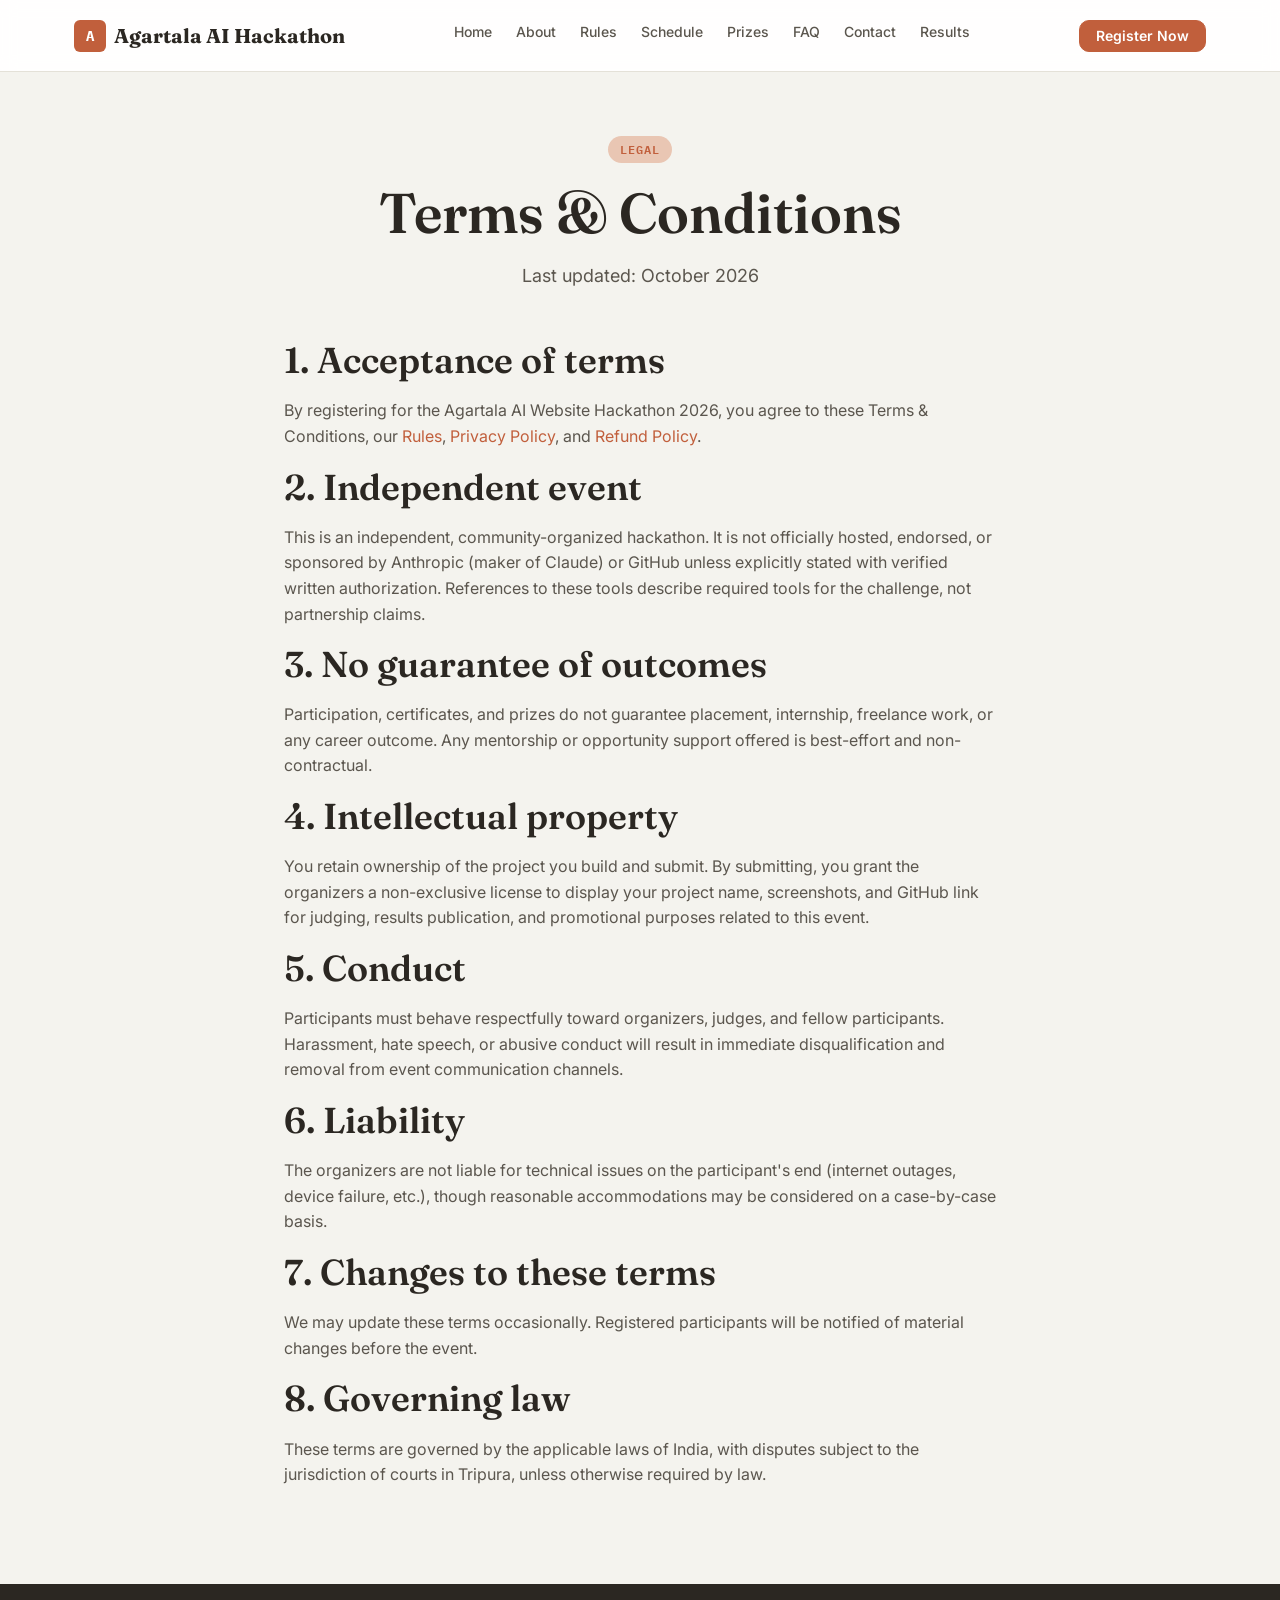
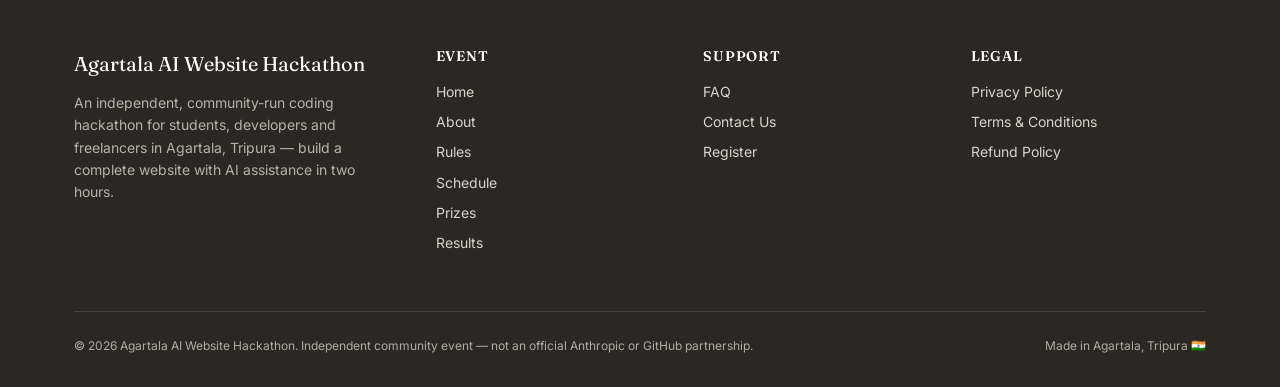
<file: pages/terms.html>
<!DOCTYPE html>
<html lang="en">
<head>
<meta charset="UTF-8">
<meta name="viewport" content="width=device-width, initial-scale=1.0">
<title>Terms &amp; Conditions | Agartala AI Website Hackathon 2026</title>
<meta name="description" content="Terms and conditions for participating in the Agartala AI Website Hackathon 2026.">
<link rel="canonical" href="https://example.com/pages/terms.html">
<link rel="icon" href="data:image/svg+xml,%3Csvg xmlns='http://www.w3.org/2000/svg' viewBox='0 0 100 100'%3E%3Crect width='100' height='100' rx='20' fill='%23C15F3C'/%3E%3Ctext x='50' y='68' font-size='60' fill='white' text-anchor='middle' font-family='Georgia'%3EA%3C/text%3E%3C/svg%3E">
<link rel="preconnect" href="https://fonts.googleapis.com">
<link rel="preconnect" href="https://fonts.gstatic.com" crossorigin>
<link href="https://fonts.googleapis.com/css2?family=Fraunces:wght@500;600;700&family=Inter:wght@400;500;600;700&family=IBM+Plex+Mono:wght@500;600&display=swap" rel="stylesheet">
<link rel="stylesheet" href="../css/tokens.css">
<link rel="stylesheet" href="../css/base.css">
<link rel="stylesheet" href="../css/components.css">
</head>
<body>
<div id="site-header"></div>
<main id="main">
  <section class="section" style="padding-top: var(--space-16);">
    <div class="container" style="max-width: 760px;">
      <div class="section-head">
        <span class="eyebrow">Legal</span>
        <h1>Terms &amp; Conditions</h1>
        <p>Last updated: October 2026</p>
      </div>

      <h2>1. Acceptance of terms</h2>
      <p>By registering for the Agartala AI Website Hackathon 2026, you agree to these Terms &amp;
      Conditions, our <a href="rules.html">Rules</a>, <a href="privacy.html">Privacy Policy</a>, and
      <a href="refund.html">Refund Policy</a>.</p>

      <h2>2. Independent event</h2>
      <p>This is an independent, community-organized hackathon. It is not officially hosted, endorsed, or
      sponsored by Anthropic (maker of Claude) or GitHub unless explicitly stated with verified written
      authorization. References to these tools describe required tools for the challenge, not partnership
      claims.</p>

      <h2>3. No guarantee of outcomes</h2>
      <p>Participation, certificates, and prizes do not guarantee placement, internship, freelance work, or
      any career outcome. Any mentorship or opportunity support offered is best-effort and non-contractual.</p>

      <h2>4. Intellectual property</h2>
      <p>You retain ownership of the project you build and submit. By submitting, you grant the organizers
      a non-exclusive license to display your project name, screenshots, and GitHub link for judging,
      results publication, and promotional purposes related to this event.</p>

      <h2>5. Conduct</h2>
      <p>Participants must behave respectfully toward organizers, judges, and fellow participants.
      Harassment, hate speech, or abusive conduct will result in immediate disqualification and removal
      from event communication channels.</p>

      <h2>6. Liability</h2>
      <p>The organizers are not liable for technical issues on the participant's end (internet outages,
      device failure, etc.), though reasonable accommodations may be considered on a case-by-case basis.</p>

      <h2>7. Changes to these terms</h2>
      <p>We may update these terms occasionally. Registered participants will be notified of material
      changes before the event.</p>

      <h2>8. Governing law</h2>
      <p>These terms are governed by the applicable laws of India, with disputes subject to the
      jurisdiction of courts in Tripura, unless otherwise required by law.</p>
    </div>
  </section>
</main>
<div id="site-footer"></div>
<script src="../js/config.js"></script>
<script src="../js/layout.js"></script>
</body>
</html>
</file>
<file: css/tokens.css>
/* ==========================================================================
   DESIGN TOKENS — Agartala AI Website Hackathon 2026
   Claude-inspired palette. Change values here to restyle the whole site.
   ========================================================================== */

:root {
  /* ---- Brand palette (do not add unrelated colors) ---- */
  --primary: #C15F3C;         /* accent: CTAs, links, active states, highlights */
  --primary-dark: #9E4B2E;    /* hover/active shade of primary, darker for contrast */
  --primary-light: #E9C6B3;   /* tints: badges, soft backgrounds, progress tracks */
  --white: #FFFFFF;           /* cards, nav, clean surfaces */
  --warm-bg: #F4F3EE;         /* page background / alternating sections */
  --neutral: #B1ADA1;         /* muted text, dividers, disabled, secondary borders */
  --neutral-light: #DEDCD3;   /* lighter dividers / disabled fills */

  /* ---- Accessible dark text, derived for contrast (not arbitrary) ---- */
  --text-primary: #2B2722;    /* near-black warm charcoal, body copy */
  --text-secondary: #5B564E;  /* secondary copy, still AA on white/warm-bg */
  --text-on-primary: #FFFFFF; /* text placed on --primary buttons */

  /* ---- Semantic state colors (kept within warm family where possible) ---- */
  --success: #3F7A4E;
  --success-bg: #E7F2E9;
  --warning: #9C6B14;
  --warning-bg: #FBF1DD;
  --error: #B3382C;
  --error-bg: #FBEAE7;
  --focus-ring: #8A3F24;

  /* ---- Surfaces & borders ---- */
  --surface: var(--white);
  --surface-alt: var(--warm-bg);
  --border: #E4E1D8;
  --border-strong: var(--neutral);

  /* ---- Typography ---- */
  --font-display: 'Fraunces', Georgia, serif;
  --font-body: 'Inter', -apple-system, BlinkMacSystemFont, 'Segoe UI', sans-serif;
  --font-mono: 'IBM Plex Mono', 'SFMono-Regular', Consolas, monospace;

  --fs-xs: 0.75rem;
  --fs-sm: 0.875rem;
  --fs-base: 1rem;
  --fs-md: 1.125rem;
  --fs-lg: 1.25rem;
  --fs-xl: 1.5rem;
  --fs-2xl: 1.875rem;
  --fs-3xl: 2.25rem;
  --fs-4xl: 2.75rem;
  --fs-5xl: 3.5rem;

  --lh-tight: 1.2;
  --lh-snug: 1.4;
  --lh-normal: 1.6;
  --lh-relaxed: 1.75;

  /* ---- Spacing scale (4px base) ---- */
  --space-1: 0.25rem;
  --space-2: 0.5rem;
  --space-3: 0.75rem;
  --space-4: 1rem;
  --space-5: 1.25rem;
  --space-6: 1.5rem;
  --space-8: 2rem;
  --space-10: 2.5rem;
  --space-12: 3rem;
  --space-16: 4rem;
  --space-20: 5rem;
  --space-24: 6rem;

  /* ---- Radius & shadow ---- */
  --radius-sm: 6px;
  --radius-md: 10px;
  --radius-lg: 16px;
  --radius-full: 999px;

  --shadow-sm: 0 1px 2px rgba(43, 39, 34, 0.06);
  --shadow-md: 0 4px 12px rgba(43, 39, 34, 0.08);
  --shadow-lg: 0 12px 32px rgba(43, 39, 34, 0.12);
  --shadow-focus: 0 0 0 3px rgba(193, 95, 60, 0.35);

  /* ---- Layout ---- */
  --container-max: 1180px;
  --container-pad: var(--space-6);
  --header-h: 72px;

  /* ---- Motion ---- */
  --transition-fast: 120ms ease;
  --transition-base: 200ms ease;
  --transition-slow: 320ms ease;
}

@media (max-width: 640px) {
  :root {
    --container-pad: var(--space-4);
    --fs-5xl: 2.5rem;
    --fs-4xl: 2.1rem;
    --fs-3xl: 1.7rem;
    --fs-2xl: 1.5rem;
  }
}

@media (prefers-reduced-motion: reduce) {
  *, *::before, *::after {
    animation-duration: 0.01ms !important;
    animation-iteration-count: 1 !important;
    transition-duration: 0.01ms !important;
    scroll-behavior: auto !important;
  }
}
</file>
<file: css/base.css>
/* ==========================================================================
   BASE / RESET
   ========================================================================== */

*, *::before, *::after { box-sizing: border-box; }

html {
  scroll-behavior: smooth;
  -webkit-text-size-adjust: 100%;
}

body {
  margin: 0;
  font-family: var(--font-body);
  font-size: var(--fs-base);
  line-height: var(--lh-normal);
  color: var(--text-primary);
  background: var(--warm-bg);
  -webkit-font-smoothing: antialiased;
}

img, picture, svg { max-width: 100%; display: block; }

h1, h2, h3, h4, h5, h6 {
  font-family: var(--font-display);
  line-height: var(--lh-tight);
  margin: 0 0 var(--space-4);
  color: var(--text-primary);
  font-weight: 600;
}

h1 { font-size: var(--fs-5xl); }
h2 { font-size: var(--fs-3xl); }
h3 { font-size: var(--fs-2xl); }
h4 { font-size: var(--fs-lg); }

p { margin: 0 0 var(--space-4); color: var(--text-secondary); }

a {
  color: var(--primary);
  text-decoration: none;
  transition: color var(--transition-fast);
}
a:hover { color: var(--primary-dark); text-decoration: underline; }

ul, ol { padding-left: var(--space-6); color: var(--text-secondary); }
li { margin-bottom: var(--space-2); }

button, input, select, textarea {
  font-family: inherit;
  font-size: inherit;
  color: inherit;
}

button { cursor: pointer; }

/* ---- Accessible focus states (visible on keyboard nav) ---- */
a:focus-visible,
button:focus-visible,
input:focus-visible,
select:focus-visible,
textarea:focus-visible,
[tabindex]:focus-visible {
  outline: 2px solid var(--focus-ring);
  outline-offset: 2px;
  border-radius: var(--radius-sm);
}

/* Remove default focus ring only when we supply our own */
a:focus:not(:focus-visible),
button:focus:not(:focus-visible) {
  outline: none;
}

/* ---- Screen-reader only utility ---- */
.sr-only {
  position: absolute;
  width: 1px; height: 1px;
  padding: 0; margin: -1px;
  overflow: hidden;
  clip: rect(0, 0, 0, 0);
  white-space: nowrap;
  border: 0;
}

.skip-link {
  position: absolute;
  left: -9999px;
  top: 0;
  background: var(--primary);
  color: var(--text-on-primary);
  padding: var(--space-3) var(--space-5);
  z-index: 1000;
  border-radius: 0 0 var(--radius-md) 0;
  font-weight: 600;
}
.skip-link:focus {
  left: 0;
}

/* ---- Layout helpers ---- */
.container {
  max-width: var(--container-max);
  margin-inline: auto;
  padding-inline: var(--container-pad);
}

.section {
  padding-block: var(--space-20);
}
.section--alt { background: var(--white); }
@media (max-width: 640px) {
  .section { padding-block: var(--space-12); }
}

.text-center { text-align: center; }
.muted { color: var(--neutral); }

.eyebrow {
  display: inline-block;
  font-family: var(--font-mono);
  font-size: var(--fs-xs);
  letter-spacing: 0.08em;
  text-transform: uppercase;
  color: var(--primary);
  background: var(--primary-light);
  padding: var(--space-1) var(--space-3);
  border-radius: var(--radius-full);
  margin-bottom: var(--space-4);
  font-weight: 600;
}

.section-head {
  max-width: 640px;
  margin: 0 auto var(--space-12);
  text-align: center;
}
.section-head p { font-size: var(--fs-md); }

hr.divider {
  border: none;
  border-top: 1px solid var(--border);
  margin: var(--space-10) 0;
}

/* visually hide elements but keep in DOM for SR + progressive enhancement */
.hidden { display: none !important; }
</file>
<file: css/components.css>
/* ==========================================================================
   COMPONENTS
   ========================================================================== */

/* ---------- Buttons ---------- */
.btn {
  display: inline-flex;
  align-items: center;
  justify-content: center;
  gap: var(--space-2);
  padding: var(--space-3) var(--space-6);
  border-radius: var(--radius-md);
  font-weight: 600;
  font-size: var(--fs-base);
  border: 1.5px solid transparent;
  transition: background var(--transition-fast), border-color var(--transition-fast),
              color var(--transition-fast), box-shadow var(--transition-fast),
              transform var(--transition-fast);
  text-decoration: none;
  line-height: 1;
  white-space: nowrap;
}
.btn:hover { text-decoration: none; }
.btn:active { transform: translateY(1px); }

.btn--primary {
  background: var(--primary);
  color: var(--text-on-primary);
  border-color: var(--primary);
}
.btn--primary:hover { background: var(--primary-dark); border-color: var(--primary-dark); color: var(--text-on-primary); }
.btn--primary:disabled, .btn--primary[aria-disabled="true"] {
  background: var(--neutral-light); border-color: var(--neutral-light); color: var(--neutral); cursor: not-allowed;
}

.btn--secondary {
  background: transparent;
  color: var(--primary);
  border-color: var(--primary);
}
.btn--secondary:hover { background: var(--primary-light); color: var(--primary-dark); }

.btn--ghost {
  background: transparent;
  color: var(--text-primary);
  border-color: var(--border);
}
.btn--ghost:hover { background: var(--warm-bg); color: var(--text-primary); }

.btn--lg { padding: var(--space-4) var(--space-8); font-size: var(--fs-md); }
.btn--sm { padding: var(--space-2) var(--space-4); font-size: var(--fs-sm); }
.btn--block { width: 100%; }

/* ---------- Badges ---------- */
.badge {
  display: inline-flex;
  align-items: center;
  gap: var(--space-1);
  font-size: var(--fs-xs);
  font-weight: 600;
  padding: var(--space-1) var(--space-3);
  border-radius: var(--radius-full);
  background: var(--primary-light);
  color: var(--primary-dark);
  letter-spacing: 0.02em;
}
.badge--neutral { background: var(--neutral-light); color: var(--text-secondary); }
.badge--success { background: var(--success-bg); color: var(--success); }
.badge--warning { background: var(--warning-bg); color: var(--warning); }
.badge--error { background: var(--error-bg); color: var(--error); }

/* ---------- Cards ---------- */
.card {
  background: var(--white);
  border: 1px solid var(--border);
  border-radius: var(--radius-lg);
  padding: var(--space-8);
  box-shadow: var(--shadow-sm);
  transition: box-shadow var(--transition-base), transform var(--transition-base);
}
.card--hover:hover { box-shadow: var(--shadow-md); transform: translateY(-2px); }

.card-grid {
  display: grid;
  gap: var(--space-6);
  grid-template-columns: repeat(auto-fit, minmax(260px, 1fr));
}

/* ---------- Navigation ---------- */
.site-header {
  position: sticky;
  top: 0;
  z-index: 100;
  background: rgba(255, 255, 255, 0.92);
  backdrop-filter: saturate(180%) blur(8px);
  border-bottom: 1px solid var(--border);
  height: var(--header-h);
}
.nav-wrap {
  height: var(--header-h);
  display: flex;
  align-items: center;
  justify-content: space-between;
}
.brand {
  display: flex;
  align-items: center;
  gap: var(--space-2);
  font-family: var(--font-display);
  font-weight: 700;
  font-size: var(--fs-lg);
  color: var(--text-primary);
}
.brand:hover { color: var(--text-primary); text-decoration: none; }
.brand-mark {
  width: 32px; height: 32px;
  border-radius: var(--radius-sm);
  background: var(--primary);
  color: var(--text-on-primary);
  display: flex; align-items: center; justify-content: center;
  font-family: var(--font-mono);
  font-weight: 700;
  font-size: var(--fs-sm);
  flex-shrink: 0;
}

.nav-links {
  display: flex;
  align-items: center;
  gap: var(--space-6);
  list-style: none;
  margin: 0;
  padding: 0;
}
.nav-links a {
  color: var(--text-secondary);
  font-weight: 500;
  font-size: var(--fs-sm);
  padding: var(--space-2) 0;
  border-bottom: 2px solid transparent;
}
.nav-links a:hover, .nav-links a[aria-current="page"] {
  color: var(--primary);
  text-decoration: none;
  border-bottom-color: var(--primary);
}

.nav-cta { display: flex; align-items: center; gap: var(--space-3); }
.nav-links-cta-item { display: none; }

.nav-toggle {
  display: none;
  background: none;
  border: 1.5px solid var(--border);
  border-radius: var(--radius-sm);
  padding: var(--space-2);
  align-items: center;
  justify-content: center;
}
.nav-toggle svg { width: 22px; height: 22px; stroke: var(--text-primary); }

@media (max-width: 860px) {
  .nav-toggle { display: inline-flex; }
  .nav-links {
    position: fixed;
    top: var(--header-h);
    left: 0; right: 0;
    background: var(--white);
    flex-direction: column;
    align-items: stretch;
    gap: 0;
    padding: var(--space-4) var(--container-pad);
    border-bottom: 1px solid var(--border);
    transform: translateY(-110%);
    opacity: 0;
    transition: transform var(--transition-base), opacity var(--transition-base);
    max-height: calc(100vh - var(--header-h));
    overflow-y: auto;
  }
  .nav-links.is-open { transform: translateY(0); opacity: 1; }
  .nav-links li { width: 100%; margin: 0; }
  .nav-links a { display: block; padding: var(--space-3) 0; border-bottom: 1px solid var(--border); }
  .nav-cta { display: none !important; }
  .nav-links-cta-item { display: block; border-bottom: none !important; padding-top: var(--space-4); }
}

/* ---------- Footer ---------- */
.site-footer {
  background: var(--text-primary);
  color: #D8D4CA;
  padding-block: var(--space-16) var(--space-8);
}
.footer-grid {
  display: grid;
  grid-template-columns: 1.4fr 1fr 1fr 1fr;
  gap: var(--space-8);
}
@media (max-width: 760px) {
  .footer-grid { grid-template-columns: 1fr 1fr; }
}
.footer-brand { font-family: var(--font-display); font-size: var(--fs-lg); color: var(--white); margin-bottom: var(--space-3); }
.site-footer h4 { color: var(--white); font-size: var(--fs-sm); text-transform: uppercase; letter-spacing: 0.06em; margin-bottom: var(--space-4); }
.site-footer a { color: #D8D4CA; }
.site-footer a:hover { color: var(--primary-light); }
.site-footer ul { list-style: none; padding: 0; margin: 0; }
.site-footer li { margin-bottom: var(--space-2); font-size: var(--fs-sm); }
.footer-bottom {
  border-top: 1px solid #4A443B;
  margin-top: var(--space-12);
  padding-top: var(--space-6);
  display: flex;
  justify-content: space-between;
  flex-wrap: wrap;
  gap: var(--space-3);
  font-size: var(--fs-xs);
  color: var(--neutral);
}

/* ---------- Forms ---------- */
.form-group { margin-bottom: var(--space-5); }
.form-label {
  display: block;
  font-weight: 600;
  font-size: var(--fs-sm);
  margin-bottom: var(--space-2);
  color: var(--text-primary);
}
.form-label .req { color: var(--error); margin-left: 2px; }
.form-hint { font-size: var(--fs-xs); color: var(--neutral); margin-top: var(--space-1); }

.form-control {
  width: 100%;
  padding: var(--space-3) var(--space-4);
  border: 1.5px solid var(--border-strong);
  border-radius: var(--radius-md);
  background: var(--white);
  font-size: var(--fs-base);
  transition: border-color var(--transition-fast), box-shadow var(--transition-fast);
}
.form-control:focus {
  border-color: var(--primary);
  box-shadow: var(--shadow-focus);
  outline: none;
}
.form-control::placeholder { color: var(--neutral); }

select.form-control { appearance: none; background-image: url("data:image/svg+xml,%3Csvg xmlns='http://www.w3.org/2000/svg' viewBox='0 0 20 20' fill='%235B564E'%3E%3Cpath d='M5.5 7.5l4.5 4.5 4.5-4.5' stroke='%235B564E' stroke-width='1.5' fill='none' stroke-linecap='round'/%3E%3C/svg%3E"); background-repeat: no-repeat; background-position: right 12px center; padding-right: var(--space-10); }

.form-control[aria-invalid="true"] { border-color: var(--error); }
.form-error {
  display: flex; align-items: center; gap: var(--space-1);
  color: var(--error); font-size: var(--fs-xs); margin-top: var(--space-2); font-weight: 500;
}
.form-success-msg {
  color: var(--success); font-size: var(--fs-xs); margin-top: var(--space-2); font-weight: 500;
}

.checkbox-row {
  display: flex; align-items: flex-start; gap: var(--space-3);
}
.checkbox-row input[type="checkbox"] {
  width: 20px; height: 20px; flex-shrink: 0; accent-color: var(--primary); margin-top: 2px;
}
.checkbox-row label { font-size: var(--fs-sm); color: var(--text-secondary); }

fieldset { border: none; padding: 0; margin: 0 0 var(--space-6); }
legend { font-family: var(--font-display); font-size: var(--fs-lg); margin-bottom: var(--space-4); padding: 0; }

/* radio pricing cards */
.option-card {
  display: flex;
  align-items: center;
  gap: var(--space-4);
  border: 1.5px solid var(--border);
  border-radius: var(--radius-md);
  padding: var(--space-4);
  cursor: pointer;
  transition: border-color var(--transition-fast), background var(--transition-fast);
}
.option-card:hover { border-color: var(--primary); }
.option-card input[type="radio"] { width: 20px; height: 20px; accent-color: var(--primary); flex-shrink: 0; }
.option-card.is-selected { border-color: var(--primary); background: var(--primary-light); }
.option-card.is-disabled { opacity: 0.55; cursor: not-allowed; }

/* ---------- Alerts / status banners ---------- */
.alert {
  display: flex;
  gap: var(--space-3);
  align-items: flex-start;
  padding: var(--space-4) var(--space-5);
  border-radius: var(--radius-md);
  font-size: var(--fs-sm);
  border: 1px solid transparent;
}
.alert--info { background: var(--primary-light); color: var(--primary-dark); border-color: var(--primary); }
.alert--success { background: var(--success-bg); color: var(--success); border-color: var(--success); }
.alert--warning { background: var(--warning-bg); color: var(--warning); border-color: var(--warning); }
.alert--error { background: var(--error-bg); color: var(--error); border-color: var(--error); }

/* ---------- Accordion (FAQ) ---------- */
.accordion-item {
  border: 1px solid var(--border);
  border-radius: var(--radius-md);
  margin-bottom: var(--space-3);
  background: var(--white);
  overflow: hidden;
}
.accordion-trigger {
  width: 100%;
  background: none;
  border: none;
  text-align: left;
  padding: var(--space-5);
  display: flex;
  justify-content: space-between;
  align-items: center;
  gap: var(--space-4);
  font-weight: 600;
  font-size: var(--fs-base);
  color: var(--text-primary);
}
.accordion-trigger:hover { background: var(--warm-bg); }
.accordion-icon {
  flex-shrink: 0;
  width: 22px; height: 22px;
  display: flex; align-items: center; justify-content: center;
  transition: transform var(--transition-base);
  color: var(--primary);
}
.accordion-trigger[aria-expanded="true"] .accordion-icon { transform: rotate(45deg); }
.accordion-panel {
  max-height: 0;
  overflow: hidden;
  transition: max-height var(--transition-slow);
}
.accordion-panel-inner { padding: 0 var(--space-5) var(--space-5); color: var(--text-secondary); }

/* ---------- Progress / counters ---------- */
.seat-meter {
  background: var(--neutral-light);
  border-radius: var(--radius-full);
  height: 10px;
  overflow: hidden;
}
.seat-meter-fill {
  height: 100%;
  background: var(--primary);
  border-radius: var(--radius-full);
  transition: width var(--transition-slow);
}

.stat-pill {
  display: inline-flex;
  flex-direction: column;
  align-items: center;
  padding: var(--space-4) var(--space-6);
  background: var(--white);
  border: 1px solid var(--border);
  border-radius: var(--radius-md);
  min-width: 90px;
}
.stat-pill strong { font-family: var(--font-mono); font-size: var(--fs-2xl); color: var(--primary); }
.stat-pill span { font-size: var(--fs-xs); color: var(--neutral); text-transform: uppercase; letter-spacing: 0.05em; }

/* ---------- Countdown ---------- */
.countdown {
  display: flex;
  gap: var(--space-3);
  justify-content: center;
  flex-wrap: wrap;
}
.countdown-unit {
  background: var(--white);
  border: 1px solid var(--border);
  border-radius: var(--radius-md);
  padding: var(--space-4);
  min-width: 80px;
  text-align: center;
  box-shadow: var(--shadow-sm);
}
.countdown-unit strong {
  display: block;
  font-family: var(--font-mono);
  font-size: var(--fs-2xl);
  color: var(--primary);
  font-variant-numeric: tabular-nums;
}
.countdown-unit span { font-size: var(--fs-xs); color: var(--neutral); text-transform: uppercase; }

/* ---------- Table (judging, schedule) ---------- */
.data-table { width: 100%; border-collapse: collapse; background: var(--white); border-radius: var(--radius-md); overflow: hidden; }
.data-table th, .data-table td { padding: var(--space-3) var(--space-4); text-align: left; border-bottom: 1px solid var(--border); font-size: var(--fs-sm); }
.data-table th { background: var(--warm-bg); font-weight: 600; color: var(--text-primary); }
.data-table tr:last-child td { border-bottom: none; }
.data-table td.num { font-family: var(--font-mono); color: var(--primary); font-weight: 600; }

/* ---------- Timeline (schedule) ---------- */
.timeline { position: relative; padding-left: var(--space-8); }
.timeline::before {
  content: ""; position: absolute; left: 7px; top: 6px; bottom: 6px; width: 2px; background: var(--border);
}
.timeline-item { position: relative; padding-bottom: var(--space-8); }
.timeline-item:last-child { padding-bottom: 0; }
.timeline-item::before {
  content: ""; position: absolute; left: -29px; top: 2px; width: 14px; height: 14px; border-radius: 50%;
  background: var(--primary); border: 3px solid var(--white); box-shadow: 0 0 0 2px var(--primary);
}
.timeline-time { font-family: var(--font-mono); color: var(--primary); font-weight: 600; font-size: var(--fs-sm); }

/* ---------- Skeleton / loading ---------- */
.skeleton {
  background: linear-gradient(90deg, var(--neutral-light) 25%, var(--border) 37%, var(--neutral-light) 63%);
  background-size: 400% 100%;
  animation: skeleton-loading 1.4s ease infinite;
  border-radius: var(--radius-sm);
}
@keyframes skeleton-loading {
  0% { background-position: 100% 50%; }
  100% { background-position: 0 50%; }
}
@media (prefers-reduced-motion: reduce) {
  .skeleton { animation: none; background: var(--neutral-light); }
}

/* ---------- Certificate preview ---------- */
.certificate {
  background: var(--white);
  border: 2px solid var(--primary);
  border-radius: var(--radius-lg);
  padding: var(--space-10);
  text-align: center;
  position: relative;
}
.certificate::before {
  content: "";
  position: absolute; inset: 10px;
  border: 1px solid var(--primary-light);
  border-radius: var(--radius-md);
  pointer-events: none;
}
.certificate-seal {
  width: 56px; height: 56px; border-radius: 50%;
  background: var(--primary); color: var(--white);
  display: flex; align-items: center; justify-content: center;
  margin: 0 auto var(--space-4);
  font-family: var(--font-display); font-weight: 700;
}

/* ---------- Back to top ---------- */
.back-to-top {
  position: fixed;
  right: var(--space-6);
  bottom: var(--space-6);
  width: 44px; height: 44px;
  border-radius: 50%;
  background: var(--primary);
  color: var(--white);
  display: flex; align-items: center; justify-content: center;
  box-shadow: var(--shadow-md);
  opacity: 0;
  pointer-events: none;
  transform: translateY(10px);
  transition: opacity var(--transition-base), transform var(--transition-base);
  z-index: 90;
  border: none;
}
.back-to-top.is-visible { opacity: 1; pointer-events: auto; transform: translateY(0); }

/* ---------- Visually-hidden live region for SR announcements ---------- */
.live-region { position: absolute; width: 1px; height: 1px; overflow: hidden; clip: rect(0,0,0,0); }
</file>
<file: css/home.css>
/* ==========================================================================
   HOME PAGE STYLES
   ========================================================================== */

.hero {
  background: var(--warm-bg);
  padding-block: var(--space-16) var(--space-20);
  position: relative;
  overflow: hidden;
}
.hero-grid {
  display: grid;
  grid-template-columns: 1.1fr 0.9fr;
  gap: var(--space-12);
  align-items: center;
}
@media (max-width: 900px) {
  .hero-grid { grid-template-columns: 1fr; }
}

.hero-meta {
  display: flex;
  flex-wrap: wrap;
  gap: var(--space-3);
  margin-bottom: var(--space-6);
}
.hero h1 { margin-bottom: var(--space-5); }
.hero h1 .accent { color: var(--primary); }
.hero-sub { font-size: var(--fs-md); max-width: 52ch; margin-bottom: var(--space-8); }

.hero-ctas { display: flex; gap: var(--space-4); flex-wrap: wrap; margin-bottom: var(--space-10); }

.hero-stats { display: flex; gap: var(--space-4); flex-wrap: wrap; }

.hero-image-wrap {
  border-radius: var(--radius-lg);
  overflow: hidden;
  box-shadow: var(--shadow-lg);
  border: 1px solid var(--border);
}
.hero-image-wrap img { width: 100%; height: auto; }

/* Trust strip */
.trust-strip {
  background: var(--white);
  border-top: 1px solid var(--border);
  border-bottom: 1px solid var(--border);
  padding-block: var(--space-6);
}
.trust-items {
  display: flex;
  justify-content: center;
  gap: var(--space-10);
  flex-wrap: wrap;
  color: var(--text-secondary);
  font-size: var(--fs-sm);
  font-weight: 500;
}
.trust-items span { display: flex; align-items: center; gap: var(--space-2); }
.trust-items svg { color: var(--primary); width: 18px; height: 18px; flex-shrink: 0; }

/* Seats + countdown card on home */
.reg-card {
  background: var(--white);
  border: 1px solid var(--border);
  border-radius: var(--radius-lg);
  box-shadow: var(--shadow-md);
  padding: var(--space-8);
}
.reg-card-row {
  display: flex;
  justify-content: space-between;
  align-items: center;
  margin-bottom: var(--space-4);
  flex-wrap: wrap;
  gap: var(--space-2);
}
.price-row { display: flex; gap: var(--space-4); margin-bottom: var(--space-6); flex-wrap: wrap; }
.price-box {
  flex: 1;
  min-width: 140px;
  border: 1.5px solid var(--border);
  border-radius: var(--radius-md);
  padding: var(--space-4);
  text-align: center;
}
.price-box.is-early { border-color: var(--primary); background: var(--primary-light); }
.price-box strong { display: block; font-family: var(--font-mono); font-size: var(--fs-xl); color: var(--text-primary); }
.price-box small { color: var(--neutral); font-size: var(--fs-xs); }

/* Overview / Why join grid */
.overview-grid {
  display: grid;
  grid-template-columns: repeat(3, 1fr);
  gap: var(--space-6);
}
@media (max-width: 760px) {
  .overview-grid { grid-template-columns: 1fr; }
}
.overview-card svg { width: 28px; height: 28px; color: var(--primary); margin-bottom: var(--space-4); }

/* Prize highlight strip */
.prize-strip { display: grid; grid-template-columns: repeat(3, 1fr); gap: var(--space-6); }
@media (max-width: 760px) { .prize-strip { grid-template-columns: 1fr; } }
.prize-card { text-align: center; position: relative; }
.prize-card.is-first { border-color: var(--primary); box-shadow: var(--shadow-md); }
.prize-rank {
  display: inline-flex; align-items: center; justify-content: center;
  width: 44px; height: 44px; border-radius: 50%;
  background: var(--primary-light); color: var(--primary-dark);
  font-family: var(--font-mono); font-weight: 700; margin-bottom: var(--space-4);
}
.prize-card.is-first .prize-rank { background: var(--primary); color: var(--white); }
.prize-amount { font-family: var(--font-mono); font-size: var(--fs-2xl); color: var(--primary); font-weight: 700; }

/* AI tool strip */
.tool-strip { display: flex; gap: var(--space-6); flex-wrap: wrap; justify-content: center; }
.tool-chip {
  display: flex; align-items: center; gap: var(--space-3);
  background: var(--white); border: 1px solid var(--border); border-radius: var(--radius-md);
  padding: var(--space-4) var(--space-6); font-weight: 600; font-size: var(--fs-sm);
}
.tool-chip svg { width: 22px; height: 22px; color: var(--primary); }

.final-cta {
  background: var(--text-primary);
  color: var(--white);
  border-radius: var(--radius-lg);
  padding: var(--space-16);
  text-align: center;
}
.final-cta h2 { color: var(--white); }
.final-cta p { color: #C9C4B8; max-width: 52ch; margin-inline: auto; }
</file>
<file: css/register.css>
/* ==========================================================================
   REGISTRATION PAGE STYLES
   ========================================================================== */
.reg-layout {
  display: grid;
  grid-template-columns: 1fr 340px;
  gap: var(--space-10);
  align-items: start;
}
@media (max-width: 920px) {
  .reg-layout { grid-template-columns: 1fr; }
}
.reg-summary { position: sticky; top: calc(var(--header-h) + var(--space-6)); }

.step-badge {
  display: inline-flex; align-items: center; justify-content: center;
  width: 26px; height: 26px; border-radius: 50%;
  background: var(--primary-light); color: var(--primary-dark);
  font-family: var(--font-mono); font-weight: 700; font-size: var(--fs-sm);
  margin-right: var(--space-2);
}

#regSuccessPanel, #regClosedPanel, #regSoldOutPanel { display: none; }
</file>
